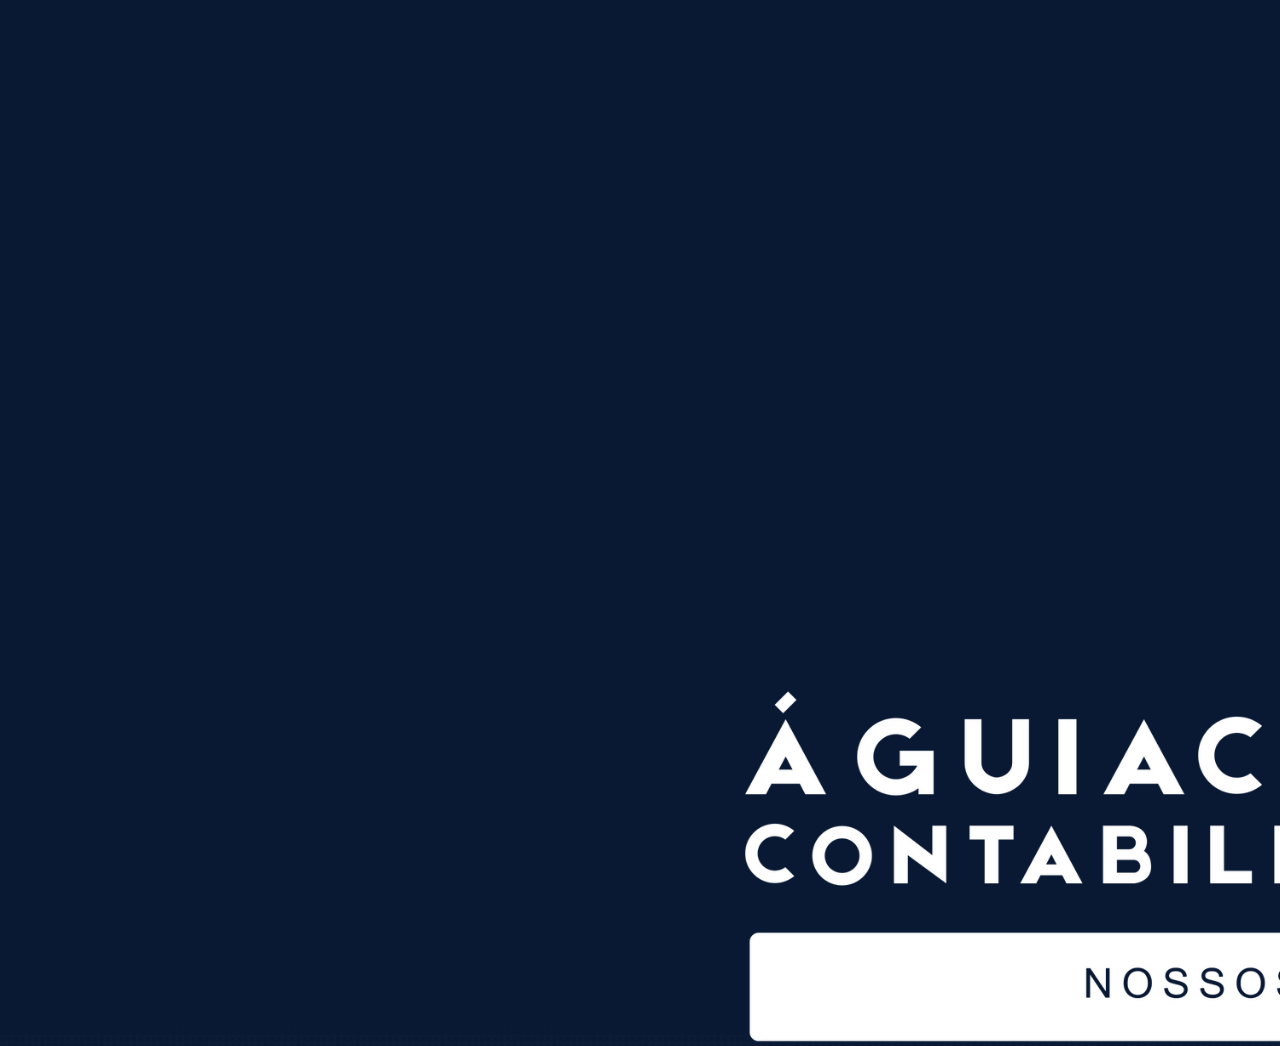
<file: index.html>
<!DOCTYPE html>
<html lang="pt-br">
<head>
    <meta charset="UTF-8">
    <meta name="viewport" content="width=device-width, initial-scale=1.0">
    <meta name="description" content="Um site para funcionários da AGUIACONTAB TATUAPÉ ter mais mobilidade na hora de procurar os itens necessários.">
    <meta name="keywords" content="Controle, Links, Aguiacontab, Lucro Presumido, Simples Nacional">
    <meta name="author" content="Chrystian Gabriel">
    <title>Links Aguiacontab</title>
    <link rel="shortcut icon" href="links/img/logo.png" type="image/x-icon">
    <link rel="stylesheet" href="https://cdnjs.cloudflare.com/ajax/libs/font-awesome/6.0.0-beta3/css/all.min.css">
    <link rel="stylesheet" href="links/style.css">
</head>
<body>
    <div class="decoration decoration-1"></div>
    <div class="decoration decoration-2"></div>
    
    <img src="links/img/logo1.png" alt="Logo" class="logo" id="logo">
    <h1>LINKS AGUIACONTAB TATUAPÉ</h1>

    <nav>
        <a href="https://docs.google.com/spreadsheets/d/19wW4JANvW-ve-tozKRYY7yviYHfE-AhGlIGzpdhkz1I/edit?gid=0#gid=0" target="_blank"><i class="fa fa-clipboard" aria-hidden="true"></i> DADOS EMPRESAS</a>
        <a href="https://hub.sieg.com/" target="_blank"><i class="fas fa-clipboard"></i> SIEG HUB</a>
        <a href="https://iris.sieg.com/" target="_blank"><i class="fas fa-clipboard"></i> SIEG IRIS</a>
        <a href="https://www.dominioweb.com.br/" target="_blank"><i class="fas fa-eye"></i> DOMINIOS</a>
        <a href="https://onvio.com.br/login/#/" target="_blank"><i class="fa fa-comments"></i> MESSENGER</a>
        
        <!-- Menu Controle Fiscal -->
        <div class="nav-dropdown">
            <a href="#" class="nav-dropdown-toggle">
                <i class="fas fa-chart-line"></i>DEP. FISCAL<i class="fas fa-chevron-down dropdown-arrow"></i>
            </a>
            <div class="nav-dropdown-menu">
                <div class="dropdown-section">
                    <h4>Escolha o Tipo:</h4>
                    <button class="dropdown-option" onclick="showYearSelection('lucro-presumido')">
                        <i class="fas fa-calculator"></i> Lucro Presumido/Real
                    </button>
                    <button class="dropdown-option" onclick="showYearSelection('simples-nacional')">
                        <i class="fas fa-building"></i> Simples Nacional
                    </button>
                </div>
            </div>
        </div>

        <!-- Menu Departamento Pessoal -->
        <div class="nav-dropdown">
            <a href="#" class="nav-dropdown-toggle">
                <i class="fas fa-users"></i>DEP. PESSOAL <i class="fas fa-chevron-down dropdown-arrow"></i>
            </a>
            <div class="nav-dropdown-menu">
                <div class="dropdown-section">
                    <h4>Controles DP:</h4>
                    <a href="https://drive.google.com/drive/folders/16dJiLfzd98m7XixRstjNuIFTjHlAC4mQ" target="_blank" class="dropdown-link">
                        <i class="fas fa-folder"></i> Todos os Controles DP
                    </a>
                    <a href="https://drive.google.com/drive/folders/16dJiLfzd98m7XixRstjNuIFTjHlAC4mQ" target="_blank" class="dropdown-link">
                        <i class="fas fa-calendar"></i> Controle 2025
                    </a>
                    <a href="https://drive.google.com/drive/folders/16dJiLfzd98m7XixRstjNuIFTjHlAC4mQ" target="_blank" class="dropdown-link">
                        <i class="fas fa-calendar"></i> Controle 2026
                    </a>
                </div>
            </div>
        </div>

        <!-- Menu Departamento Contábil -->
        <div class="nav-dropdown">
            <a href="#" class="nav-dropdown-toggle">
                <i class="fas fa-book"></i>DEP. CONTÁBIL<i class="fas fa-chevron-down dropdown-arrow"></i>
            </a>
            <div class="nav-dropdown-menu">
                <div class="dropdown-section">
                    <h4>Controles Contábeis:</h4>
                    <a href="https://docs.google.com/spreadsheets/d/19wW4JANvW-ve-tozKRYY7yviYHfE-AhGlIGzpdhkz1I/edit?gid=1051746445#gid=1051746445" target="_blank" class="dropdown-link">
                        <i class="fas fa-file-excel"></i> Controle 2025
                    </a>
                    <a href="https://docs.google.com/spreadsheets/d/19wW4JANvW-ve-tozKRYY7yviYHfE-AhGlIGzpdhkz1I/edit?gid=1051746445#gid=1051746445" target="_blank" class="dropdown-link">
                        <i class="fas fa-file-excel"></i> Controle 2026
                    </a>
                    <a href="https://drive.google.com/drive/folders/1afARryGTwrtxzlE25qCjvkTvZd1HtH1Z" target="_blank" class="dropdown-link">
                        <i class="fas fa-folder"></i> Drive Contábil
                    </a>
                    <a href="https://docs.google.com/spreadsheets/d/1aCNLJoU2HiXHAVwfhmTxPmhVog3d2vee7u31TIBFg6k/edit?usp=sharing" target="_blank" class="dropdown-link">
                        <i class="fas fa-folder"></i> Planilha da Nicoly
                    </a>
                </div>
            </div>
        </div>

        <a href="https://docs.google.com/spreadsheets/d/1ydNLKX0uswjixbrXFk_CjrLtWZp5qg5yKUR1px2lhCw/edit?gid=237378784#gid=237378784" target="_blank"><i class="fa fa-university" aria-hidden="true"></i> EMPRESAS PREF.</a>
        <a href="https://email.uolhost.com.br/" target="_blank"><i class="fas fa-envelope"></i> E-MAIL UOL</a>
    </nav>

    <!-- Modal para seleção de ano e mês -->
    <div id="yearMonthModal" class="modal">
        <div class="modal-content">
            <div class="modal-header">
                <h3 id="modalTitle">Selecionar Período</h3>
                <button class="close-modal" onclick="closeModal()">&times;</button>
            </div>
            <div class="modal-body">
                <div class="year-selection">
                    <h4>Selecione o Ano:</h4>
                    <div class="year-buttons-modal">
                        <button class="year-btn" onclick="showMonthSelection(2025)">2025</button>
                        <button class="year-btn" onclick="showMonthSelection(2026)">2026</button>
                    </div>
                </div>
                <div id="monthSelection" class="month-selection" style="display: none;">
                    <h4>Selecione o Mês:</h4>
                    <div class="month-grid" id="monthGrid"></div>
                </div>
            </div>
        </div>
    </div>

    <!-- Seção de Avisos e Prazos -->
    <div class="avisos-container">
        <div class="avisos-card avisos">
            <div class="avisos-header">
                <i class="fas fa-bullhorn"></i>
                <h2>Avisos Importantes</h2>
            </div>
            <ul class="avisos-list">
                <li class="aviso-item aviso-urgente">
                    <span class="aviso-title">QUALQUER DUVIDA CHAMAR O MARTINS</span>
                    <span class="aviso-date">Publicado em: 28/10/2025</span>
                    <br>
                     <span class="aviso-title">UTILIZEM O CHAT PARA FALAR COM OS COLABORADORES</span>
                    <span class="aviso-date">Publicado em: 23/02/2026</span>
                </li>
            </ul>
        </div>

        <div class="avisos-card prazos">
            <div class="avisos-header">
                <i class="fas fa-clock"></i>
                <h2>Próximos Vencimentos</h2>
            </div>
            <ul class="avisos-list">
                <li class="aviso-item">
                    <span class="aviso-title">****</span>
                    <span class="aviso-date">Vence em: 31/01/2026</span>
                </li>
            </ul>
        </div>
    </div>

    <input type="text" id="search-bar" class="search-bar" placeholder="Pesquise um sistema ou serviço (ex: E-CAC, SEFIP, DCTF)..."
        oninput="filterLinks()">

    <!-- Container único para todos os links de sistemas -->
    <div class="container">
        <div class="category">
            <h2><i class="fas fa-search"></i> Busca de Sistemas e Serviços</h2>
            <div class="search-results" id="searchResults"></div>
        </div>
    </div>

    <footer>
        <h2>Vamos atualizando a página mensalmente com novos links de controles e etc...</h2>
        <h4>Criado para facilitar a navegação dos funcionários...</h4>
    </footer>

    <!-- Botões Flutuantes -->
    <button class="floating-btn theme-toggle" id="theme-toggle">☀️</button>
    <button class="floating-btn aniver" id="aniver">
        <a href="aniversario/aniversario.html" target="_blank">
            <i class="fa fa-birthday-cake" aria-hidden="true"></i>
        </a>
    </button>

    <!-- Balão do DeepSeek -->
    <div class="deepseek-bubble" id="deepseekBubble">
        <div class="deepseek-icon" id="deepseekIcon">
            <i class="fas fa-robot"></i>
        </div>
        <div class="deepseek-tooltip" id="deepseekTooltip">
            <span>Ir para DeepSeek</span>
        </div>
    </div>

    <!-- Balão de Chat com Proteção por Senha -->
    <div class="chat-bubble" id="chatBubble">
        <div class="chat-icon">
            <i class="fas fa-lock"></i>
        </div>
        <div class="chat-window" id="chatWindow">
            <div class="chat-header">
                <h3>Acesso Restrito</h3>
                <button class="close-chat" id="closeChat">&times;</button>
            </div>
            <div class="chat-body">
                <p>Digite a senha para acessar o link:</p>
                <input type="password" id="passwordInput" class="password-input" placeholder="Digite a senha...">
                <button id="submitPassword" class="submit-btn">Acessar</button>
                <p id="errorMessage" class="error-message"></p>
            </div>
        </div>
    </div>

    <!-- Balão de Ferramentas -->
    <div class="tools-bubble" id="toolsBubble">
        <div class="tools-icon" id="toolsIcon">
            <i class="fas fa-tools"></i>
            <span class="tools-count" id="toolsCount">5</span>
        </div>
        <div class="tools-panel" id="toolsPanel">
            <div class="tools-header">
                <h3><i class="fas fa-wrench"></i> Ferramentas Rápidas</h3>
                <button class="close-tools" id="closeTools">&times;</button>
            </div>
            <div class="tools-body">
                <div class="tools-categories">
                    <button class="category-btn active" data-category="todas">
                        <i class="fas fa-th-large"></i> Todas
                    </button>
                    <button class="category-btn" data-category="conversao">
                        <i class="fas fa-exchange-alt"></i> Conversão
                    </button>
                    <button class="category-btn" data-category="calculo">
                        <i class="fas fa-calculator"></i> Cálculo
                    </button>
                </div>
                <div class="tools-grid" id="toolsGrid"></div>
            </div>
            <div class="tools-footer">
                <small>Clique na ferramenta para usar</small>
            </div>
        </div>
    </div>

    <!-- Balão de Recados -->
    <div class="recados-bubble" id="recadosBubble">
        <div class="recados-icon" id="recadosIcon">
            <i class="fas fa-sticky-note"></i>
            <span class="recados-count" id="recadosCount">0</span>
        </div>
        <div class="recados-panel" id="recadosPanel">
            <div class="recados-header">
                <h3><i class="fas fa-sticky-note"></i> Mural de Recados</h3>
                <button class="close-recados" id="closeRecados">&times;</button>
            </div>
            <div class="recados-body">
                <div class="recados-list" id="recadosList"></div>
                <div class="recado-form">
                    <textarea id="novoRecado" class="recado-input" placeholder="Digite seu recado..."></textarea>
                    <div class="recado-form-footer">
                        <label class="recado-anonimo">
                            <input type="checkbox" id="recadoAnonimo"> Postar como anônimo
                        </label>
                        <button id="publicarRecado" class="recado-submit">
                            <i class="fas fa-paper-plane"></i> Publicar
                        </button>
                    </div>
                </div>
            </div>
            <div class="recados-footer">
                <small><i class="fas fa-users"></i> Todos os funcionários podem ver</small>
            </div>
        </div>
    </div>

    <!-- Modal para exibir a ferramenta -->
    <div class="tool-modal" id="toolModal">
        <div class="tool-modal-content">
            <div class="tool-modal-header">
                <h3 id="toolModalTitle">Ferramenta</h3>
                <button class="close-tool-modal" id="closeToolModal">&times;</button>
            </div>
            <div class="tool-modal-body" id="toolModalBody"></div>
        </div>
    </div>

    <script src="links/javascript.js"></script>
</body>
</html>
</file>
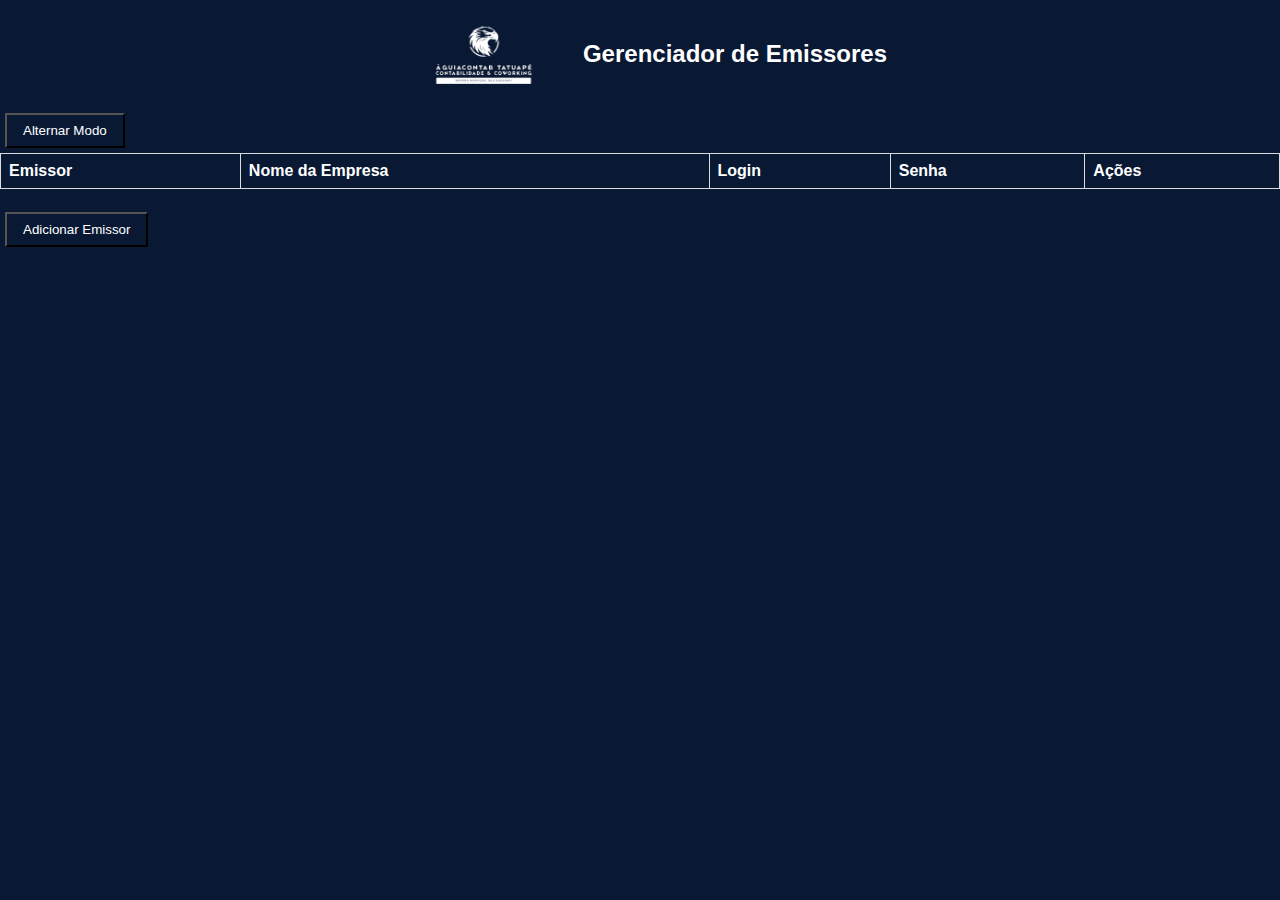
<file: acessos/acessos.html>
<!DOCTYPE html>
<html lang="pt-BR">

<head>
    <meta charset="UTF-8">
    <meta name="viewport" content="width=device-width, initial-scale=1.0">
    <title>Gerenciador de Emissores</title>
    <link rel="stylesheet" href="acessos.css">
</head>

<body>
    <!-- Cabeçalho com logo -->
    <div class="header">
        <img src="img/logo1.png " alt="Logo" class="logo" id="logo">
        <h2>Gerenciador de Emissores</h2>
    </div>

    <button onclick="toggleDarkMode()">Alternar Modo</button>
    <table id="tabelaEmissores">
        <thead>
            <tr>
                <th>Emissor</th>
                <th>Nome da Empresa</th>
                <th>Login</th>
                <th>Senha</th>
                <th>Ações</th>
            </tr>
        </thead>
        <tbody>
            <!-- As linhas serão inseridas dinamicamente aqui -->
        </tbody>
    </table>
    <br>
    <button onclick="adicionarEmissor()">Adicionar Emissor</button>

    <script src="acessos.js"></script>

</body>

</html>
</file>
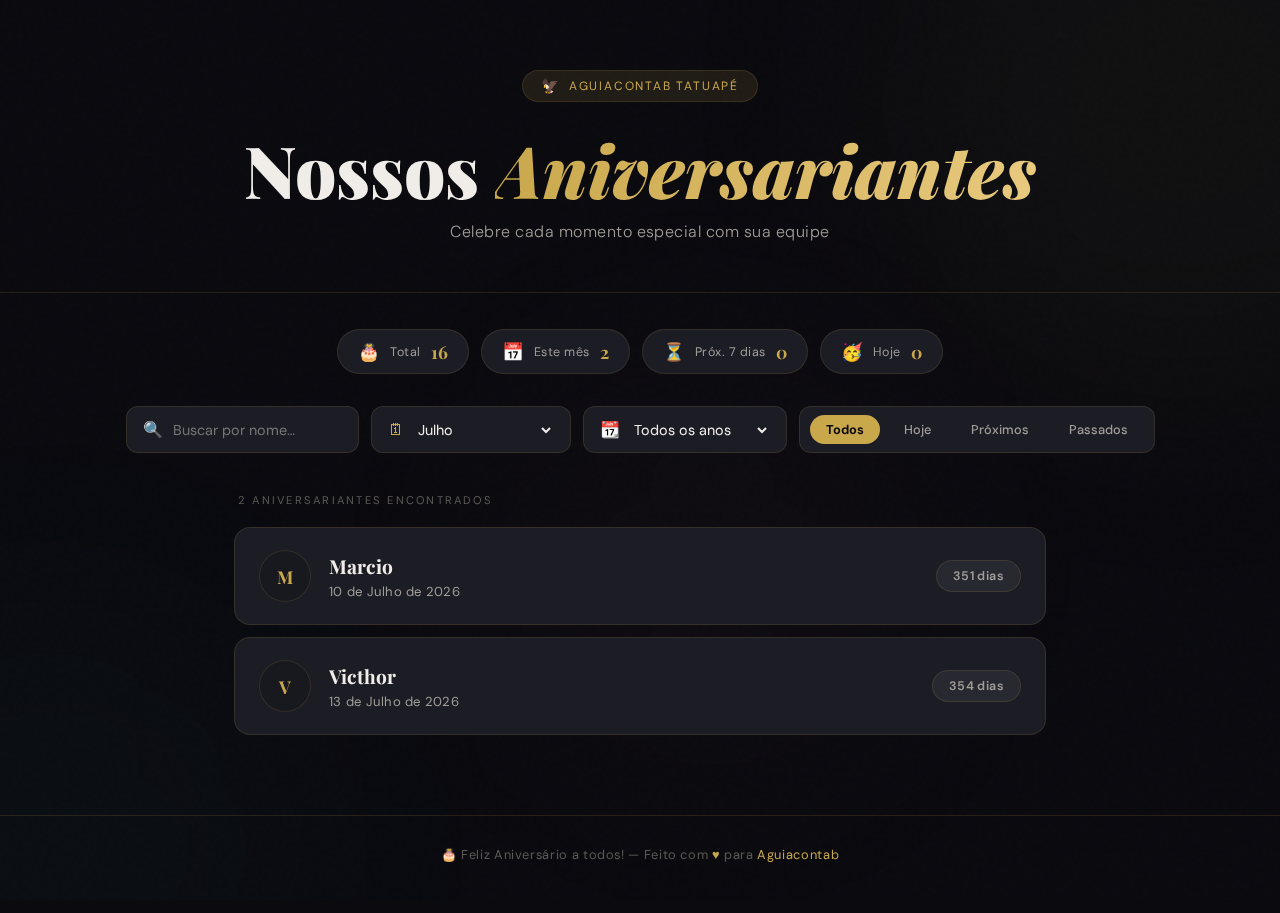
<file: aniversario/aniversario.html>
<!DOCTYPE html>
<html lang="pt-br">
<head>
    <meta charset="UTF-8">
    <meta name="viewport" content="width=device-width, initial-scale=1.0">
    <title>Aniversariantes — Aguiacontab</title>
    <link rel="preconnect" href="https://fonts.googleapis.com">
    <link href="https://fonts.googleapis.com/css2?family=Playfair+Display:wght@400;700;900&family=DM+Sans:wght@300;400;500&display=swap" rel="stylesheet">
    <style>
        :root {
            --bg: #0a0a0f;
            --bg2: #111118;
            --bg3: #18181f;
            --card: #1c1c25;
            --card-hover: #222230;
            --gold: #c9a84c;
            --gold2: #e8c97e;
            --gold-dim: rgba(201,168,76,0.12);
            --rose: #e07070;
            --teal: #4ecdc4;
            --text: #f0ede8;
            --text2: #a09d98;
            --text3: #5c5a56;
            --border: rgba(201,168,76,0.15);
            --glow: 0 0 40px rgba(201,168,76,0.08);
        }

        *, *::before, *::after { margin:0; padding:0; box-sizing:border-box; }

        html { scroll-behavior: smooth; }

        body {
            font-family: 'DM Sans', sans-serif;
            background: var(--bg);
            color: var(--text);
            min-height: 100vh;
            overflow-x: hidden;
        }

        /* ── NOISE TEXTURE OVERLAY ── */
        body::before {
            content:'';
            position:fixed; inset:0;
            background-image: url("data:image/svg+xml,%3Csvg viewBox='0 0 200 200' xmlns='http://www.w3.org/2000/svg'%3E%3Cfilter id='n'%3E%3CfeTurbulence type='fractalNoise' baseFrequency='0.9' numOctaves='4' stitchTiles='stitch'/%3E%3C/filter%3E%3Crect width='100%25' height='100%25' filter='url(%23n)' opacity='0.03'/%3E%3C/svg%3E");
            pointer-events:none; z-index:0;
            opacity:.4;
        }

        /* ── ANIMATED BG GRADIENT ── */
        .bg-orbs {
            position:fixed; inset:0; pointer-events:none; z-index:0;
            overflow:hidden;
        }
        .orb {
            position:absolute;
            border-radius:50%;
            filter: blur(120px);
            animation: orbFloat 20s ease-in-out infinite;
        }
        .orb-1 { width:600px; height:600px; background:rgba(201,168,76,0.04); top:-200px; right:-200px; animation-delay:0s; }
        .orb-2 { width:500px; height:500px; background:rgba(78,205,196,0.03); bottom:-200px; left:-200px; animation-delay:-7s; }
        .orb-3 { width:400px; height:400px; background:rgba(224,112,112,0.03); top:40%; left:40%; animation-delay:-14s; }

        @keyframes orbFloat {
            0%,100% { transform: translate(0,0) scale(1); }
            33% { transform: translate(30px,-30px) scale(1.05); }
            66% { transform: translate(-20px,20px) scale(0.95); }
        }

        /* ── HEADER ── */
        header {
            position: relative;
            z-index: 10;
            padding: 70px 24px 50px;
            text-align: center;
            border-bottom: 1px solid var(--border);
        }

        .logo-tag {
            display: inline-flex;
            align-items: center;
            gap: 8px;
            background: var(--gold-dim);
            border: 1px solid var(--border);
            border-radius: 100px;
            padding: 6px 18px;
            font-size: .75rem;
            letter-spacing: .15em;
            text-transform: uppercase;
            color: var(--gold);
            margin-bottom: 28px;
            animation: fadeDown .6s ease both;
        }

        .logo-tag span { font-size:.9rem; }

        header h1 {
            font-family: 'Playfair Display', serif;
            font-size: clamp(2.4rem, 6vw, 4.5rem);
            font-weight: 900;
            line-height: 1.1;
            animation: fadeDown .6s .1s ease both;
        }

        header h1 em {
            font-style: italic;
            background: linear-gradient(90deg, var(--gold), var(--gold2), var(--gold));
            background-size: 200%;
            -webkit-background-clip: text;
            -webkit-text-fill-color: transparent;
            background-clip: text;
            animation: shimmer 4s ease infinite;
        }

        @keyframes shimmer { 0%,100%{background-position:0%} 50%{background-position:100%} }

        header p {
            color: var(--text2);
            font-size: 1rem;
            margin-top: 12px;
            font-weight: 300;
            letter-spacing: .03em;
            animation: fadeDown .6s .2s ease both;
        }

        /* ── STATS ROW ── */
        .stats-row {
            display: flex;
            justify-content: center;
            gap: 12px;
            flex-wrap: wrap;
            padding: 36px 24px 0;
            position: relative; z-index:10;
            animation: fadeUp .7s .3s ease both;
        }

        .stat-pill {
            display: flex;
            align-items: center;
            gap: 10px;
            background: var(--card);
            border: 1px solid var(--border);
            border-radius: 100px;
            padding: 10px 20px;
            transition: transform .2s, box-shadow .2s;
        }

        .stat-pill:hover { transform:translateY(-2px); box-shadow: 0 8px 24px rgba(0,0,0,.4); }

        .stat-icon { font-size:1.1rem; }
        .stat-label { font-size:.78rem; color:var(--text2); letter-spacing:.04em; }
        .stat-num { font-family:'Playfair Display',serif; font-size:1.1rem; color:var(--gold); font-weight:700; }

        /* ── CONTROLS ── */
        .controls {
            display: flex;
            gap: 12px;
            flex-wrap: wrap;
            justify-content: center;
            padding: 32px 24px 0;
            position:relative; z-index:10;
            animation: fadeUp .7s .4s ease both;
        }

        .ctrl {
            background: var(--card);
            border: 1px solid var(--border);
            border-radius: 12px;
            padding: 12px 16px;
            display:flex; align-items:center; gap:10px;
            transition: border-color .2s;
        }

        .ctrl:focus-within { border-color: var(--gold); }

        .ctrl-icon { color:var(--gold); font-size:1rem; flex-shrink:0; }

        select, input[type=text] {
            background: transparent;
            border: none;
            outline: none;
            color: var(--text);
            font-family: 'DM Sans', sans-serif;
            font-size: .9rem;
            cursor: pointer;
            min-width: 140px;
        }

        select option { background: var(--bg3); color:var(--text); }

        .filter-chips {
            display:flex; gap:8px; align-items:center;
            background: var(--card);
            border: 1px solid var(--border);
            border-radius:12px;
            padding: 6px 10px;
        }

        .chip {
            padding: 6px 16px;
            border-radius:100px;
            font-size:.8rem;
            font-weight:500;
            cursor:pointer;
            color:var(--text2);
            transition: background .2s, color .2s;
            user-select:none;
        }

        .chip:hover { color:var(--text); background:rgba(255,255,255,.05); }
        .chip.active { background:var(--gold); color:#0a0a0f; font-weight:700; }

        /* ── MAIN LIST ── */
        .main {
            max-width: 860px;
            margin: 0 auto;
            padding: 40px 24px 80px;
            position:relative; z-index:10;
        }

        .section-label {
            font-size:.7rem;
            letter-spacing:.2em;
            text-transform:uppercase;
            color:var(--text3);
            margin-bottom:20px;
            padding-left:4px;
        }

        /* ── CARD ── */
        .card-list { list-style:none; display:flex; flex-direction:column; gap:12px; }

        .bday-card {
            background: var(--card);
            border: 1px solid var(--border);
            border-radius:16px;
            padding: 22px 24px;
            display:flex; align-items:center; gap:18px;
            cursor:default;
            position:relative; overflow:hidden;
            transition: transform .25s ease, box-shadow .25s ease, border-color .25s ease, background .25s ease;
            animation: fadeUp .5s ease both;
        }

        .bday-card:hover {
            transform: translateY(-4px) scale(1.005);
            box-shadow: 0 20px 48px rgba(0,0,0,.5), var(--glow);
            border-color: rgba(201,168,76,.35);
            background: var(--card-hover);
        }

        /* card left accent line */
        .bday-card::before {
            content:'';
            position:absolute; left:0; top:0; bottom:0;
            width:3px;
            background: var(--gold);
            opacity:0;
            transition: opacity .25s;
            border-radius:3px 0 0 3px;
        }
        .bday-card:hover::before { opacity:1; }

        /* glow shimmer on hover */
        .bday-card::after {
            content:'';
            position:absolute; inset:0;
            background: linear-gradient(135deg, rgba(201,168,76,.03) 0%, transparent 60%);
            opacity:0; transition: opacity .3s;
        }
        .bday-card:hover::after { opacity:1; }

        /* TODAY variant */
        .bday-card.is-today {
            border-color: var(--gold);
            background: linear-gradient(135deg, rgba(201,168,76,.12), rgba(201,168,76,.04));
            animation: fadeUp .5s ease both, todayPulse 3s ease-in-out infinite;
        }
        .bday-card.is-today::before { opacity:1; background: var(--gold2); }

        @keyframes todayPulse {
            0%,100% { box-shadow: 0 0 0 0 rgba(201,168,76,0); }
            50% { box-shadow: 0 0 30px 4px rgba(201,168,76,.15); }
        }

        /* SOON variant */
        .bday-card.is-soon {
            border-color: rgba(78,205,196,.3);
        }
        .bday-card.is-soon::before { opacity:1; background:var(--teal); }

        /* PAST variant */
        .bday-card.is-past { opacity:.5; }
        .bday-card.is-past::before { background: var(--text3); }

        /* ── AVATAR ── */
        .avatar {
            width:52px; height:52px; border-radius:50%;
            display:flex; align-items:center; justify-content:center;
            font-family:'Playfair Display',serif;
            font-size:1.1rem; font-weight:700;
            flex-shrink:0;
            position:relative;
            background: var(--bg3);
            border: 1.5px solid var(--border);
        }

        .avatar-ring {
            position:absolute; inset:-3px; border-radius:50%;
            border: 1.5px solid transparent;
            transition: border-color .25s;
        }

        .bday-card:hover .avatar-ring { border-color: var(--gold); }
        .bday-card.is-today .avatar-ring { border-color: var(--gold2); animation: spinRing 6s linear infinite; }
        .bday-card.is-soon .avatar-ring { border-color: var(--teal); }

        @keyframes spinRing {
            from { transform: rotate(0deg); }
            to { transform: rotate(360deg); }
        }

        .avatar-initials { color:var(--gold); z-index:1; }

        /* ── INFO ── */
        .bday-info { flex:1; min-width:0; }

        .bday-name {
            font-family:'Playfair Display',serif;
            font-size:1.2rem;
            font-weight:700;
            color:var(--text);
            margin-bottom:4px;
            white-space:nowrap; overflow:hidden; text-overflow:ellipsis;
        }

        .bday-date {
            font-size:.82rem;
            color:var(--text2);
            letter-spacing:.02em;
        }

        .highlight { background:rgba(201,168,76,.25); border-radius:3px; padding:0 2px; color:var(--gold2); }

        /* ── BADGE ── */
        .badge {
            flex-shrink:0;
            padding: 7px 16px;
            border-radius:100px;
            font-size:.78rem;
            font-weight:600;
            letter-spacing:.03em;
            white-space:nowrap;
        }

        .badge-today { background:var(--gold); color:#0a0a0f; }
        .badge-soon { background:rgba(78,205,196,.15); border:1px solid rgba(78,205,196,.4); color:var(--teal); }
        .badge-future { background:rgba(240,237,232,.06); border:1px solid var(--border); color:var(--text2); }
        .badge-past { background:rgba(255,255,255,.04); border:1px solid rgba(255,255,255,.08); color:var(--text3); }

        /* ── MONTH DIVIDER ── */
        .month-divider {
            display:flex; align-items:center; gap:14px;
            margin: 36px 0 16px;
        }
        .month-divider-line { flex:1; height:1px; background:var(--border); }
        .month-divider-label {
            font-family:'Playfair Display',serif;
            font-size:.95rem;
            color:var(--gold);
            font-style:italic;
            white-space:nowrap;
        }

        /* ── EMPTY STATE ── */
        .empty {
            text-align:center;
            padding:60px 20px;
            color:var(--text3);
        }
        .empty-icon { font-size:3rem; margin-bottom:16px; display:block; }
        .empty p { font-size:1rem; }

        /* ── FOOTER ── */
        footer {
            text-align:center;
            padding: 30px 24px 50px;
            color:var(--text3);
            font-size:.8rem;
            letter-spacing:.05em;
            border-top:1px solid var(--border);
            position:relative; z-index:10;
        }
        footer span { color:var(--gold); }

        /* ── PARTICLES (today celebration) ── */
        .particles { position:fixed; inset:0; pointer-events:none; z-index:999; }
        .particle {
            position:absolute;
            width:6px; height:6px; border-radius:50%;
            animation: particleFall linear infinite;
            opacity:0;
        }
        @keyframes particleFall {
            0% { transform:translateY(-20px) rotate(0deg); opacity:1; }
            100% { transform:translateY(100vh) rotate(720deg); opacity:0; }
        }

        /* ── ANIMATIONS ── */
        @keyframes fadeDown {
            from { opacity:0; transform:translateY(-20px); }
            to { opacity:1; transform:translateY(0); }
        }
        @keyframes fadeUp {
            from { opacity:0; transform:translateY(20px); }
            to { opacity:1; transform:translateY(0); }
        }

        /* stagger cards */
        .bday-card:nth-child(1){animation-delay:.05s}
        .bday-card:nth-child(2){animation-delay:.1s}
        .bday-card:nth-child(3){animation-delay:.15s}
        .bday-card:nth-child(4){animation-delay:.2s}
        .bday-card:nth-child(5){animation-delay:.25s}
        .bday-card:nth-child(6){animation-delay:.3s}
        .bday-card:nth-child(7){animation-delay:.35s}
        .bday-card:nth-child(8){animation-delay:.4s}
        .bday-card:nth-child(9){animation-delay:.45s}
        .bday-card:nth-child(10){animation-delay:.5s}
        .bday-card:nth-child(n+11){animation-delay:.55s}

        /* ── RESPONSIVE ── */
        @media(max-width:600px){
            header h1 { font-size:2.2rem; }
            .bday-card { padding:16px; gap:12px; }
            .avatar { width:44px; height:44px; font-size:.95rem; }
            .bday-name { font-size:1rem; }
            .badge { font-size:.72rem; padding:6px 12px; }
            .controls { gap:10px; }
        }
    </style>
</head>
<body>

<div class="bg-orbs">
    <div class="orb orb-1"></div>
    <div class="orb orb-2"></div>
    <div class="orb orb-3"></div>
</div>

<div class="particles" id="particles"></div>

<header>
    <div class="logo-tag"><span>🦅</span> Aguiacontab Tatuapé</div>
    <h1>Nossos <em>Aniversariantes</em></h1>
    <p>Celebre cada momento especial com sua equipe</p>
</header>

<div class="stats-row" id="stats-row">
    <div class="stat-pill"><span class="stat-icon">🎂</span><span class="stat-label">Total</span><span class="stat-num" id="s-total">—</span></div>
    <div class="stat-pill"><span class="stat-icon">📅</span><span class="stat-label">Este mês</span><span class="stat-num" id="s-month">—</span></div>
    <div class="stat-pill"><span class="stat-icon">⏳</span><span class="stat-label">Próx. 7 dias</span><span class="stat-num" id="s-week">—</span></div>
    <div class="stat-pill"><span class="stat-icon">🥳</span><span class="stat-label">Hoje</span><span class="stat-num" id="s-today">—</span></div>
</div>

<div class="controls">
    <div class="ctrl">
        <span class="ctrl-icon">🔍</span>
        <input type="text" id="search" placeholder="Buscar por nome…">
    </div>
    <div class="ctrl">
        <span class="ctrl-icon">🗓</span>
        <select id="sel-month">
            <option value="-1">Todos os meses</option>
            <option value="0">Janeiro</option><option value="1">Fevereiro</option>
            <option value="2">Março</option><option value="3">Abril</option>
            <option value="4">Maio</option><option value="5">Junho</option>
            <option value="6">Julho</option><option value="7">Agosto</option>
            <option value="8">Setembro</option><option value="9">Outubro</option>
            <option value="10">Novembro</option><option value="11">Dezembro</option>
        </select>
    </div>
    <div class="ctrl">
        <span class="ctrl-icon">📆</span>
        <select id="sel-year">
            <option value="todos">Todos os anos</option>
            <option value="2025">2025</option>
            <option value="2026">2026</option>
            <option value="2027">2027</option>
        </select>
    </div>
    <div class="filter-chips">
        <div class="chip active" data-f="todos">Todos</div>
        <div class="chip" data-f="hoje">Hoje</div>
        <div class="chip" data-f="futuro">Próximos</div>
        <div class="chip" data-f="passado">Passados</div>
    </div>
</div>

<main class="main">
    <p class="section-label" id="result-label"></p>
    <ul class="card-list" id="list"></ul>
</main>

<footer>
    🎂 Feliz Aniversário a todos! — Feito com <span>♥</span> para <span>Aguiacontab</span>
</footer>

<script>
const PEOPLE = [
    { nome:"Ananda",        data:"2027-02-15" },
    { nome:"Chrystian",     data:"2026-11-25" },
    { nome:"Edson",         data:"2026-08-04" },
    { nome:"Felipe",        data:"2026-08-01" },
    { nome:"Jéssica",       data:"2026-12-20" },
    { nome:"Jorginho",      data:"2026-08-10" },
    { nome:"Lucas",         data:"2026-11-02" },
    { nome:"Marcelo",       data:"2026-09-04" },
    { nome:"Márcia Barreto",data:"2027-02-14" },
    { nome:"Marcio",        data:"2026-07-10" },
    { nome:"Martins",       data:"2027-02-25" },
    { nome:"Nicoly",        data:"2026-04-30" },
    { nome:"Ryan",          data:"2026-04-24" },
    { nome:"Tânia",         data:"2026-05-27" },
    { nome:"Victhor",       data:"2026-07-13" },
    { nome:"Andrea",        data:"2026-12-15" },
];

const MONTHS_PT = ["Janeiro","Fevereiro","Março","Abril","Maio","Junho","Julho","Agosto","Setembro","Outubro","Novembro","Dezembro"];

const hoje = new Date();
hoje.setHours(0,0,0,0);

function parseDate(str) {
    const [y,m,d] = str.split('-').map(Number);
    return { y, m: m-1, d };
}

function daysUntil(str) {
    const {m,d} = parseDate(str);
    const thisYear = new Date(hoje.getFullYear(), m, d);
    thisYear.setHours(0,0,0,0);
    if (thisYear < hoje) thisYear.setFullYear(hoje.getFullYear()+1);
    return Math.round((thisYear - hoje) / 86400000);
}

function formatDate(str) {
    const {y,m,d} = parseDate(str);
    return `${String(d).padStart(2,'0')} de ${MONTHS_PT[m]} de ${y}`;
}

function initials(name) {
    return name.trim().split(' ').slice(0,2).map(w=>w[0]).join('').toUpperCase();
}

function highlight(text, term) {
    if (!term) return text;
    return text.replace(new RegExp(`(${term.replace(/[.*+?^${}()|[\]\\]/g,'\\$&')})`, 'gi'),
        '<span class="highlight">$1</span>');
}

// Stats
const totalEl   = document.getElementById('s-total');
const monthEl   = document.getElementById('s-month');
const weekEl    = document.getElementById('s-week');
const todayEl   = document.getElementById('s-today');
const list      = document.getElementById('list');
const label     = document.getElementById('result-label');
const search    = document.getElementById('search');
const selMonth  = document.getElementById('sel-month');
const selYear   = document.getElementById('sel-year');
const chips     = document.querySelectorAll('.chip');

let activeFilter = 'todos';

chips.forEach(c => {
    c.addEventListener('click', () => {
        chips.forEach(x => x.classList.remove('active'));
        c.classList.add('active');
        activeFilter = c.dataset.f;
        render();
    });
});

selMonth.addEventListener('change', render);
selYear.addEventListener('change', render);
search.addEventListener('input', render);

// Set current month
selMonth.value = hoje.getMonth();

function render() {
    const term      = search.value.trim().toLowerCase();
    const filterM   = parseInt(selMonth.value);
    const filterY   = selYear.value;

    let countMonth=0, countWeek=0, countToday=0;
    const mesAtual = hoje.getMonth();

    const filtered = PEOPLE.filter(p => {
        const {m, y} = parseDate(p.data);
        const days = daysUntil(p.data);

        if (m === mesAtual) countMonth++;
        if (days >= 0 && days <= 7) countWeek++;
        if (days === 0) countToday++;

        if (term && !p.nome.toLowerCase().includes(term)) return false;
        if (filterM !== -1 && m !== filterM) return false;
        if (filterY !== 'todos' && y !== parseInt(filterY)) return false;
        if (activeFilter === 'hoje'    && days !== 0)  return false;
        if (activeFilter === 'futuro'  && days <= 0)   return false;
        if (activeFilter === 'passado' && days >= 0)   return false;
        return true;
    }).sort((a,b) => daysUntil(a.data) - daysUntil(b.data));

    totalEl.textContent = PEOPLE.length;
    monthEl.textContent = countMonth;
    weekEl.textContent  = countWeek;
    todayEl.textContent = countToday;

    list.innerHTML = '';

    if (!filtered.length) {
        list.innerHTML = `<div class="empty"><span class="empty-icon">🎂</span><p>Nenhum aniversariante encontrado</p></div>`;
        label.textContent = '';
        return;
    }

    label.textContent = `${filtered.length} aniversariante${filtered.length>1?'s':''} encontrado${filtered.length>1?'s':''}`;

    // Group by month dividers when showing all
    let lastMonth = null;

    filtered.forEach(p => {
        const days = daysUntil(p.data);
        const {m} = parseDate(p.data);

        // Month divider (only when showing all or filtering by no specific month)
        if (filterM === -1 && !term && activeFilter === 'todos') {
            if (m !== lastMonth) {
                lastMonth = m;
                const div = document.createElement('li');
                div.innerHTML = `<div class="month-divider">
                    <div class="month-divider-line"></div>
                    <span class="month-divider-label">${MONTHS_PT[m]}</span>
                    <div class="month-divider-line"></div>
                </div>`;
                list.appendChild(div);
            }
        }

        let cardClass = 'bday-card';
        let badgeHTML = '';
        let badgeClass = 'badge-future';
        let badgeText = '';

        if (days === 0) {
            cardClass += ' is-today';
            badgeClass = 'badge-today';
            badgeText = '🎉 Hoje!';
        } else if (days > 0 && days <= 7) {
            cardClass += ' is-soon';
            badgeClass = 'badge-soon';
            badgeText = `Em ${days} dia${days>1?'s':''}`;
        } else if (days > 7) {
            badgeClass = 'badge-future';
            badgeText = `${days} dias`;
        } else {
            cardClass += ' is-past';
            badgeClass = 'badge-past';
            badgeText = `Há ${Math.abs(days)} dias`;
        }

        const li = document.createElement('li');
        li.className = cardClass;
        li.innerHTML = `
            <div class="avatar">
                <div class="avatar-ring"></div>
                <span class="avatar-initials">${initials(p.nome)}</span>
            </div>
            <div class="bday-info">
                <div class="bday-name">${highlight(p.nome, term)}</div>
                <div class="bday-date">${formatDate(p.data)}</div>
            </div>
            <span class="badge ${badgeClass}">${badgeText}</span>
        `;
        list.appendChild(li);
    });
}

// Particles for birthdays today
function spawnParticles() {
    const todayBdays = PEOPLE.filter(p => daysUntil(p.data) === 0);
    if (!todayBdays.length) return;
    const container = document.getElementById('particles');
    const colors = ['#c9a84c','#e8c97e','#4ecdc4','#e07070','#f0ede8'];
    for (let i=0; i<60; i++) {
        const el = document.createElement('div');
        el.className = 'particle';
        el.style.left = Math.random()*100 + 'vw';
        el.style.background = colors[Math.floor(Math.random()*colors.length)];
        el.style.width = el.style.height = (4 + Math.random()*6) + 'px';
        el.style.animationDuration = (4 + Math.random()*6) + 's';
        el.style.animationDelay = (Math.random()*8) + 's';
        el.style.borderRadius = Math.random() > .5 ? '50%' : '2px';
        container.appendChild(el);
    }
}

render();
spawnParticles();
</script>
</body>
</html>
</file>
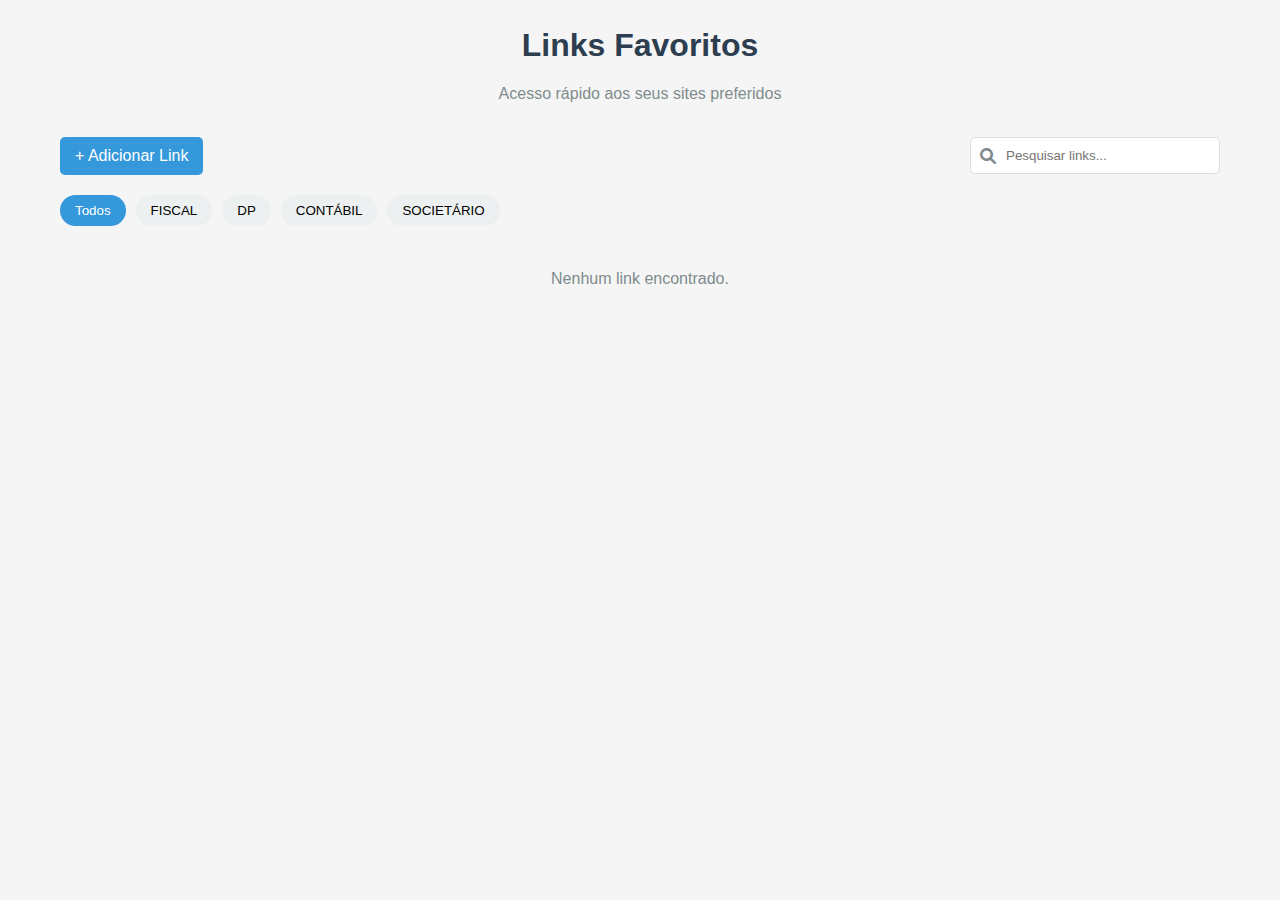
<file: favoritos/favoritos.html>
<!DOCTYPE html>
<html lang="pt-BR">
<head>
    <meta charset="UTF-8">
    <meta name="viewport" content="width=device-width, initial-scale=1.0">
    <title>Meus Links Favoritos</title>
    <link rel="stylesheet" href="https://cdnjs.cloudflare.com/ajax/libs/font-awesome/6.0.0/css/all.min.css">
    <style>
        /* Reset e Estilos Gerais */
        * {
            margin: 0;
            padding: 0;
            box-sizing: border-box;
            font-family: 'Segoe UI', Tahoma, Geneva, Verdana, sans-serif;
        }

        body {
            background-color: #f5f5f5;
            color: #333;
            line-height: 1.6;
        }

        .container {
            max-width: 1200px;
            margin: 0 auto;
            padding: 20px;
        }

        header {
            text-align: center;
            margin-bottom: 30px;
        }

        header h1 {
            color: #2c3e50;
            margin-bottom: 10px;
        }

        header p {
            color: #7f8c8d;
        }

        /* Controles */
        .controls {
            display: flex;
            justify-content: space-between;
            margin-bottom: 20px;
            flex-wrap: wrap;
            gap: 10px;
        }

        .btn {
            background-color: #3498db;
            color: white;
            border: none;
            padding: 10px 15px;
            border-radius: 5px;
            cursor: pointer;
            font-size: 16px;
            transition: background-color 0.3s;
        }

        .btn:hover {
            background-color: #2980b9;
        }

        .search-box {
            position: relative;
            display: flex;
            align-items: center;
        }

        .search-box input {
            padding: 10px 15px 10px 35px;
            border: 1px solid #ddd;
            border-radius: 5px;
            width: 250px;
        }

        .search-box i {
            position: absolute;
            left: 10px;
            color: #7f8c8d;
        }

        /* Categorias */
        .categories {
            display: flex;
            gap: 10px;
            margin-bottom: 20px;
            flex-wrap: wrap;
        }

        .category-btn {
            background-color: #ecf0f1;
            border: none;
            padding: 8px 15px;
            border-radius: 20px;
            cursor: pointer;
            transition: all 0.3s;
        }

        .category-btn:hover, .category-btn.active {
            background-color: #3498db;
            color: white;
        }

        /* Links Container */
        .links-container {
            display: grid;
            grid-template-columns: repeat(auto-fill, minmax(250px, 1fr));
            gap: 20px;
        }

        .link-card {
            background-color: white;
            border-radius: 8px;
            padding: 15px;
            box-shadow: 0 2px 5px rgba(0,0,0,0.1);
            transition: transform 0.3s, box-shadow 0.3s;
            position: relative;
        }

        .link-card:hover {
            transform: translateY(-5px);
            box-shadow: 0 5px 15px rgba(0,0,0,0.1);
        }

        .link-card h3 {
            margin-bottom: 10px;
            color: #2c3e50;
        }

        .link-card a {
            color: #3498db;
            text-decoration: none;
            display: block;
            margin-bottom: 10px;
            word-break: break-all;
        }

        .link-card a:hover {
            text-decoration: underline;
        }

        .link-card .category {
            display: inline-block;
            background-color: #e0f7fa;
            color: #00838f;
            padding: 3px 8px;
            border-radius: 10px;
            font-size: 12px;
            margin-top: 5px;
        }

        .link-actions {
            position: absolute;
            top: 10px;
            right: 10px;
            display: flex;
            gap: 5px;
        }

        .link-actions button {
            background: none;
            border: none;
            cursor: pointer;
            color: #7f8c8d;
            font-size: 14px;
        }

        .link-actions button:hover {
            color: #e74c3c;
        }

        /* Modal */
        .modal {
            display: none;
            position: fixed;
            top: 0;
            left: 0;
            width: 100%;
            height: 100%;
            background-color: rgba(0,0,0,0.5);
            z-index: 100;
            justify-content: center;
            align-items: center;
        }

        .modal-content {
            background-color: white;
            padding: 20px;
            border-radius: 8px;
            width: 90%;
            max-width: 500px;
            position: relative;
            display: flex;
            flex-direction: column;
        }

        .close-btn {
            position: absolute;
            top: 10px;
            right: 15px;
            font-size: 24px;
            cursor: pointer;
            color: #7f8c8d;
        }

        .close-btn:hover {
            color: #333;
        }

        .form-group {
            margin-bottom: 15px;
        }

        .form-group label {
            display: block;
            margin-bottom: 5px;
            font-weight: bold;
        }

        .form-group input, .form-group select {
            width: 100%;
            padding: 10px;
            border: 1px solid #ddd;
            border-radius: 5px;
        }

        .no-links {
            text-align: center;
            grid-column: 1 / -1;
            color: #7f8c8d;
            padding: 20px;
        }

        /* Responsividade */
        @media (max-width: 768px) {
            .controls {
                flex-direction: column;
            }
            
            .search-box, .search-box input {
                width: 100%;
            }
            
            .categories {
                overflow-x: auto;
                padding-bottom: 10px;
                flex-wrap: nowrap;
                -webkit-overflow-scrolling: touch;
            }
            
            .category-btn {
                flex-shrink: 0;
            }
        }

        @media (max-width: 480px) {
            .modal-content {
                width: 95%;
                padding: 15px;
            }
            
            .form-group input, .form-group select {
                padding: 8px;
            }
        }
    </style>
</head>
<body>
    <div class="container">
        <header>
            <h1>Links Favoritos</h1>
            <p>Acesso rápido aos seus sites preferidos</p>
        </header>

        <div class="controls">
            <button id="addLinkBtn" class="btn" aria-label="Adicionar novo link">+ Adicionar Link</button>
            <div class="search-box">
                <input type="text" id="searchInput" placeholder="Pesquisar links...">
                <i class="fas fa-search"></i>
            </div>
        </div>

        <div class="categories">
            <button class="category-btn active" data-category="all">Todos</button>
            <button class="category-btn" data-category="FISCAL">FISCAL</button>
            <button class="category-btn" data-category="DP">DP</button>
            <button class="category-btn" data-category="CONTÁBIL">CONTÁBIL</button>
            <button class="category-btn" data-category="SOCIETÁRIO">SOCIETÁRIO</button>
        </div>

        <div class="links-container" id="linksContainer">
            <!-- Links serão inseridos aqui via JavaScript -->
        </div>

        <!-- Modal para adicionar/editar links -->
        <div class="modal" id="linkModal" role="dialog" aria-labelledby="modalTitle" aria-hidden="true">
            <div class="modal-content">
                <span class="close-btn">&times;</span>
                <h2 id="modalTitle">Adicionar Novo Link</h2>
                <form id="linkForm">
                    <input type="hidden" id="linkId">
                    <div class="form-group">
                        <label for="linkName">Nome:</label>
                        <input type="text" id="linkName" required>
                    </div>
                    <div class="form-group">
                        <label for="linkUrl">URL:</label>
                        <input type="url" id="linkUrl" required>
                    </div>
                    <div class="form-group">
                        <label for="linkCategory">Categoria:</label>
                        <select id="linkCategory" required>
                            <option value="FISCAL">FISCAL</option>
                            <option value="DP">DP</option>
                            <option value="CONTÁBIL">CONTÁBIL</option>
                            <option value="SOCIETÁRIO">SOCIETÁRIO</option>
                        </select>
                    </div>
                    <button type="submit" class="btn">Salvar</button>
                </form>
            </div>
        </div>
    </div>

    <script>
        document.addEventListener('DOMContentLoaded', function() {
            // Elementos do DOM
            const linksContainer = document.getElementById('linksContainer');
            const addLinkBtn = document.getElementById('addLinkBtn');
            const linkModal = document.getElementById('linkModal');
            const closeBtn = document.querySelector('.close-btn');
            const linkForm = document.getElementById('linkForm');
            const searchInput = document.getElementById('searchInput');
            const categoryBtns = document.querySelectorAll('.category-btn');
            
            // Variáveis de estado
            let links = [];
            try {
                const storedLinks = localStorage.getItem('employeeLinks');
                links = storedLinks ? JSON.parse(storedLinks) : [];
            } catch (e) {
                console.error('Erro ao carregar links:', e);
                links = [];
            }
            
            let currentCategory = 'all';
            let currentSearch = '';
            let editingLinkId = null;
            
            // Inicializar a aplicação
            function init() {
                renderLinks();
                setupEventListeners();
            }
            
            // Configurar event listeners
            function setupEventListeners() {
                // Botão adicionar link
                addLinkBtn.addEventListener('click', () => {
                    editingLinkId = null;
                    document.getElementById('modalTitle').textContent = 'Adicionar Novo Link';
                    document.getElementById('linkForm').reset();
                    linkModal.style.display = 'flex';
                    document.getElementById('linkName').focus();
                });
                
                // Fechar modal
                closeBtn.addEventListener('click', () => {
                    linkModal.style.display = 'none';
                    document.getElementById('linkForm').reset();
                });
                
                // Fechar modal ao clicar fora
                window.addEventListener('click', (e) => {
                    if (e.target === linkModal) {
                        linkModal.style.display = 'none';
                        document.getElementById('linkForm').reset();
                    }
                });
                
                // Formulário de link
                linkForm.addEventListener('submit', function(e) {
                    e.preventDefault();
                    handleLinkSubmit();
                });
                
                // Pesquisa
                searchInput.addEventListener('input', (e) => {
                    currentSearch = e.target.value.toLowerCase();
                    renderLinks();
                });
                
                // Categorias
                categoryBtns.forEach(btn => {
                    btn.addEventListener('click', () => {
                        categoryBtns.forEach(b => b.classList.remove('active'));
                        btn.classList.add('active');
                        currentCategory = btn.dataset.category;
                        renderLinks();
                    });
                });
            }
            
            // Manipular envio do formulário
            function handleLinkSubmit() {
                const linkName = document.getElementById('linkName').value.trim();
                const linkUrl = document.getElementById('linkUrl').value.trim();
                const linkCategory = document.getElementById('linkCategory').value;
                
                // Validar campos
                if (!linkName || !linkUrl || !linkCategory) {
                    alert('Por favor, preencha todos os campos');
                    return;
                }
                
                // Verificar se a URL começa com http/https
                let finalUrl = linkUrl;
                if (!linkUrl.startsWith('http://') && !linkUrl.startsWith('https://')) {
                    finalUrl = 'https://' + linkUrl;
                }
                
                // Validar URL
                try {
                    new URL(finalUrl);
                } catch (e) {
                    alert('Por favor, insira uma URL válida');
                    return;
                }
                
                if (editingLinkId !== null) {
                    // Editar link existente
                    links = links.map(link => {
                        if (link.id === editingLinkId) {
                            return {
                                ...link,
                                name: linkName,
                                url: finalUrl,
                                category: linkCategory
                            };
                        }
                        return link;
                    });
                } else {
                    // Adicionar novo link
                    const newLink = {
                        id: Date.now().toString(),
                        name: linkName,
                        url: finalUrl,
                        category: linkCategory,
                        createdAt: new Date().toISOString()
                    };
                    links.push(newLink);
                }
                
                // Salvar e atualizar
                saveLinks();
                renderLinks();
                linkModal.style.display = 'none';
                document.getElementById('linkForm').reset();
            }
            
            // Salvar links no localStorage
            function saveLinks() {
                localStorage.setItem('employeeLinks', JSON.stringify(links));
            }
            
            // Sanitizar entradas para prevenir XSS
            function sanitizeInput(input) {
                const div = document.createElement('div');
                div.textContent = input;
                return div.innerHTML;
            }
            
            // Renderizar links na tela
            function renderLinks() {
                // Filtrar links por categoria e pesquisa
                let filteredLinks = links.filter(link => {
                    const matchesCategory = currentCategory === 'all' || link.category === currentCategory;
                    const matchesSearch = link.name.toLowerCase().includes(currentSearch) || 
                                        link.url.toLowerCase().includes(currentSearch);
                    return matchesCategory && matchesSearch;
                });
                
                // Ordenar por nome
                filteredLinks.sort((a, b) => a.name.localeCompare(b.name));
                
                // Limpar container
                linksContainer.innerHTML = '';
                
                // Adicionar links filtrados
                if (filteredLinks.length === 0) {
                    linksContainer.innerHTML = '<p class="no-links">Nenhum link encontrado.</p>';
                    return;
                }
                
                // Mapear categorias para nomes mais amigáveis
                const categoryNames = {
                    'FISCAL': 'FISCAL',
                    'DP': 'DP',
                    'CONTÁBIL': 'CONTÁBIL',
                    'SOCIETÁRIO': 'SOCIETÁRIO'
                };
                
                filteredLinks.forEach(link => {
                    const linkCard = document.createElement('div');
                    linkCard.className = 'link-card';
                    
                    linkCard.innerHTML = `
                        <div class="link-actions">
                            <button class="edit-btn" data-id="${sanitizeInput(link.id)}" aria-label="Editar link">
                                <i class="fas fa-edit"></i>
                            </button>
                            <button class="delete-btn" data-id="${sanitizeInput(link.id)}" aria-label="Excluir link">
                                <i class="fas fa-trash"></i>
                            </button>
                        </div>
                        <h3>${sanitizeInput(link.name)}</h3>
                        <a href="${sanitizeInput(link.url)}" target="_blank" rel="noopener noreferrer">
                            ${sanitizeInput(link.url)}
                        </a>
                        <span class="category">${sanitizeInput(categoryNames[link.category] || link.category)}</span>
                    `;
                    
                    linksContainer.appendChild(linkCard);
                });
                
                // Adicionar event listeners para os botões de editar/excluir
                document.querySelectorAll('.edit-btn').forEach(btn => {
                    btn.addEventListener('click', (e) => {
                        const id = e.currentTarget.dataset.id;
                        editLink(id);
                    });
                });
                
                document.querySelectorAll('.delete-btn').forEach(btn => {
                    btn.addEventListener('click', (e) => {
                        const id = e.currentTarget.dataset.id;
                        deleteLink(id);
                    });
                });
            }
            
            // Editar link
            function editLink(id) {
                const linkToEdit = links.find(link => link.id === id);
                if (!linkToEdit) return;
                
                editingLinkId = id;
                document.getElementById('modalTitle').textContent = 'Editar Link';
                document.getElementById('linkId').value = id;
                document.getElementById('linkName').value = linkToEdit.name;
                document.getElementById('linkUrl').value = linkToEdit.url;
                document.getElementById('linkCategory').value = linkToEdit.category;
                
                linkModal.style.display = 'flex';
                document.getElementById('linkName').focus();
            }
            
            // Excluir link
            function deleteLink(id) {
                if (confirm('Tem certeza que deseja excluir este link?')) {
                    links = links.filter(link => link.id !== id);
                    saveLinks();
                    renderLinks();
                }
            }
            
            // Inicializar a aplicação
            init();
        });
    </script>
</body>
</html>
</file>
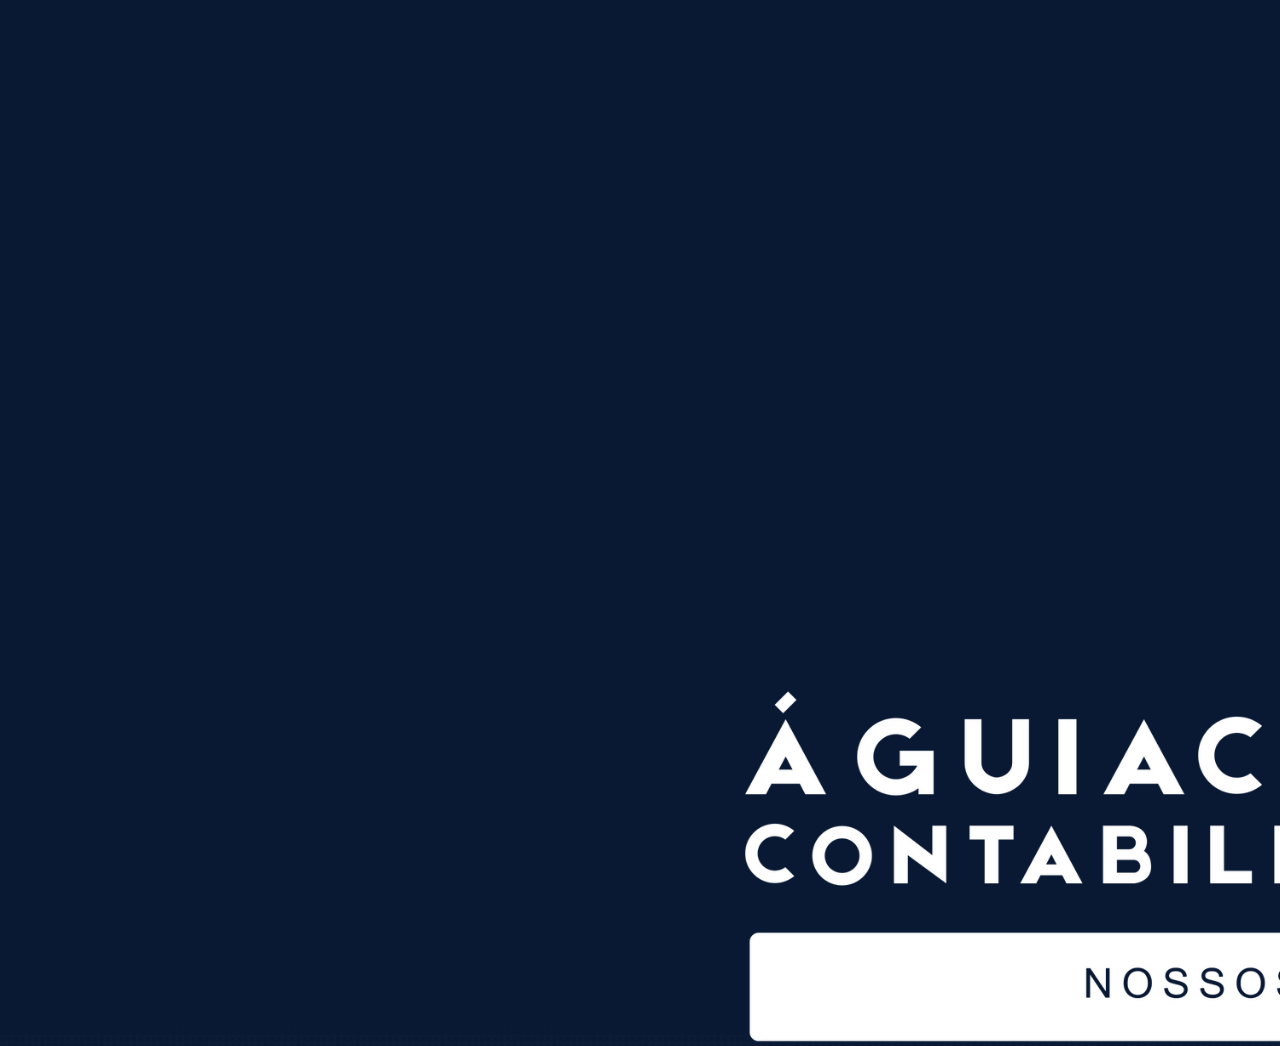
<file: links/links.html>
<!DOCTYPE html>
<html lang="pt-br">

<head>
    <meta charset="UTF-8">
    <meta name="viewport" content="width=device-width, initial-scale=1.0">
    <meta name="description"
        content="Um site para funcionários da AGUIACONTAB TATUAPÉ ter mais mobilidade na hora de procurar os itens necessários.">
    <meta name="keywords" content="Controle, Links, Aguiacontab, Lucro Presumido, Simples Nacional">
    <meta name="author" content="Chrystian Gabriel">
    <meta name="author" content="Seu Nome">
    <title>Links Aguiacontab</title>
    <link rel="shortcut icon" href="logo.png" type="image/x-icon">
    <link rel="stylesheet" href="https://cdnjs.cloudflare.com/ajax/libs/font-awesome/6.0.0-beta3/css/all.min.css">
    <link rel="stylesheet" href="style.css">
    <link rel="shortcut icon" href="img/logo.png" type="image/x-icon">

</head>

<body>
    <img src="img/logo1.png" alt="Logo" class="logo" id="logo">
    <h1>LINKS AGUIACONTAB TATUAPÉ</h1>

    <nav>
        <a href="https://docs.google.com/spreadsheets/d/19wW4JANvW-ve-tozKRYY7yviYHfE-AhGlIGzpdhkz1I/edit?gid=0#gid=0"
            target="_blank"><i class="fa fa-clipboard" aria-hidden="true"></i> DADOS EMPRESAS</a>
        <a href="https://app.casadowhats.com.br/tickets" target="_blank"><i
                class="fas fa-comments"></i> BSCHAT</a>
        <a href="https://www.taskdo.com.br/app/index.xhtml" target="_blank"><i class="fas fa-tasks"></i> TASKDO</a>
        <a href="https://hub.sieg.com/" target="_blank"><i class="fas fa-clipboard"></i> SIEG HUB</a>
        <a href="https://www.dominioweb.com.br/" target="_blank"><i class="fas fa-eye"></i>DOMINIOS</a>
        <a href="https://drive.google.com/drive/folders/1afARryGTwrtxzlE25qCjvkTvZd1HtH1Z" target="_blank"><i
                class="fas fa-cloud"></i> DRIVE CONTABIL</a>
        <a href="https://docs.google.com/spreadsheets/d/1ydNLKX0uswjixbrXFk_CjrLtWZp5qg5yKUR1px2lhCw/edit?gid=1078786846#gid=1078786846"
            target="_blank"><i class="fa fa-university" aria-hidden="true"></i>
            EMPRESAS PREFEITURAS</a>
        <a href="https://drive.google.com/drive/folders/12j2DjMvintoExbiKb_PnsUO0_La7l3R4" target="_blank"><i
                class="fa fa-clipboard" aria-hidden="true"></i>
            DECLARAÇÕES 2025</a>
        <a href="https://chrysx6.github.io/AGUIACONTAB/formulario.html" target="_blank"><i
                class="fas fa-question-circle"></i> PRECISO DE AJUDA</a>
    </nav>

    <input type="text" id="search-bar" class="search-bar" placeholder="Pesquise um mês ou ano..."
        oninput="filterLinks()">

    <div class="container">
        <div class="category">
            <h2><i class="fas fa-folder"></i> Controle Lucro Presumido e Lucro Real</h2>
            <button class="year-button" aria-expanded="false"
                onclick="toggleMonths('months-2024-presumido-real')">2024</button>
            <button class="year-button" aria-expanded="false"
                onclick="toggleMonths('months-2025-presumido-real')">2025</button>

            <div id="months-2024-presumido-real" class="months">
                <a href="https://drive.google.com/drive/folders/1BIV1OYCNnqLA6AFtt74tri3cb9D7RnhB" target="_blank"
                    class="month-link">TODOS OS MESES DE 2024</a>
            </div>

            <div id="months-2025-presumido-real" class="months">
                <a href="https://drive.google.com/drive/folders/1ykiBqOId1eyw9Vxuv5M6wDdrB0fut5s1?usp=drive_link"
                    class="month-link" target="_blank">Janeiro/2025</a>
                <a href="https://drive.google.com/drive/folders/1cuP5LINjfQVmdBuMEEFdjUhIASgAKqIN" class="month-link" target="_blank">Fevereiro/2025</a>
                <a href="https://drive.google.com/drive/folders/1elN9-Br-O9eCd19Sz7lNg3Bq5Fd0O4W7" class="month-link" target="_blank">Março/2025</a>
                <a href="https://drive.google.com/drive/folders/1PtCIeLrCc0_aNJXaFzZRlGcRRCziJVgu" class="month-link" target="_blank">Abril/2025</a>
                <a href="https://drive.google.com/drive/folders/1wXU3nZwDe54mR9URFTGAH3xLNma9oiuS" class="month-link" target="_blank">Maio/2025</a>
                <a href="https://drive.google.com/drive/folders/1aNgApurd8T540p2oHq5TqyWdJurfg0Pr" class="month-link" target="_blank">Junho/2025</a>
                <a href="https://drive.google.com/drive/folders/1w_INrhgTi4ahVHz7Xa_V06wxZeKUnMPW" class="month-link" target="_blank">Julho/2025</a>
                <a href="https://drive.google.com/drive/folders/1bkp9_K5fWyYOSz9UZWRqToTqp_-vdI9G" class="month-link" target="_blank">Agosto/2025</a>
                <a href="https://drive.google.com/drive/folders/1c6Kfp-GmrInteN1YIyZ3meMcdxxcgR3s" class="month-link" target="_blank">Setembro/2025</a>
                <a href="https://drive.google.com/drive/folders/19IsvE2x1KFfjDEBU1KWm-yihk0UYiiwy" class="month-link" target="_blank">Outubro/2025</a>
                <a href="https://drive.google.com/drive/folders/1TXXPTtN9ob2QHYf3z8W7HFTr0qZeCykD" class="month-link" target="_blank">Novembro/2025</a>
                <a href="https://drive.google.com/drive/folders/15Wkar3DSMYVPXBJ4G_KpGwrLzHn5ciit" class="month-link" target="_blank">Dezembro/2025</a>
            </div>
        </div>

        <div class="category">
            <h2><i class="fas fa-folder"></i> Controle Simples Nacional e MEI</h2>
            <button class="year-button" aria-expanded="false"
                onclick="toggleMonths('months-2024-simples-mei')">2024</button>
            <button class="year-button" aria-expanded="false"
                onclick="toggleMonths('months-2025-simples-mei')">2025</button>

            <div id="months-2024-simples-mei" class="months">
                <a href="https://drive.google.com/drive/folders/1MxzHoAX6MYGpnzUt1Qu4j0cCaGxSgrfu?hl=pt-br"
                    target="_blank" class="month-link">TODOS OS MESES DE 2024</a>
            </div>

            <div id="months-2025-simples-mei" class="months">
                <a href="https://drive.google.com/drive/folders/1PLUeH7eXGwuaXl7gry_H6fNlGfFXAfBl?usp=drive_link"
                    class="month-link" target="_blank">Janeiro/2025</a>
                <a href="https://drive.google.com/drive/folders/1vC2ohs-RIT6GMcwD0eGvTTYh86SeQPoC" class="month-link" target="_blank">Fevereiro/2025</a>
                <a href="https://drive.google.com/drive/folders/1_zRsOXMKML23Oqf4SAjHLwzSNuxo86Xe" class="month-link" target="_blank">Março/2025</a>
                <a href="https://drive.google.com/drive/folders/1txRhXA9LpWPREbcVM1HYBGbJWuApkVyH" class="month-link" target="_blank">Abril/2025</a>
                <a href="https://drive.google.com/drive/folders/1HmX65TNajLCiA9KZsLClq0sr3UTZ3bzW" class="month-link" target="_blank">Maio/2025</a>
                <a href="https://drive.google.com/drive/folders/1vTQuNDkspN7Uhdp0Q_4d29wHvn2okfj9" class="month-link" target="_blank">Junho/2025</a>
                <a href="https://drive.google.com/drive/folders/1yfB8RdAbDg6GC01v0DexwRamAfoTzq6Q" class="month-link" target="_blank">Julho/2025</a>
                <a href="https://drive.google.com/drive/folders/1gNx_IAkvimMUFrHjogMoXho0ZvcVM5TT" class="month-link" target="_blank">Agosto/2025</a>
                <a href="https://drive.google.com/drive/folders/1kQtzbhm5wgxC-QvDHYclmawN_nFCaGml" class="month-link" target="_blank">Setembro/2025</a>
                <a href="https://drive.google.com/drive/folders/14Ync6AtztJ8ZVyA6H3poGYZx-eFURKXV" class="month-link" target="_blank">Outubro/2025</a>
                <a href="https://drive.google.com/drive/folders/1w9l-3mEDS4fs4nQ6_3RfMl6nviKfVYWQ" class="month-link" target="_blank">Novembro/2025</a>
                <a href="https://drive.google.com/drive/folders/1SBOazBR5XnKfqfpziXwzkMZs-HqC4JN2" class="month-link" target="_blank">Dezembro/2025</a>
            </div>
        </div>
    </div>
    <div class="container">
        <div class="category">
            <h2><i class="fas fa-folder"></i> Controle Departamento Pessoal</h2>
            <button class="year-button" aria-expanded="false"
                onclick="toggleMonths('months-2024-pessoal')">2024</button>
            <button class="year-button" aria-expanded="false"
                onclick="toggleMonths('months-2025-pessoal')">2025</button>

            <div id="months-2024-pessoal" class="months">
                <a href="#" target="_blank" class="month-link">TODOS OS MESES DE 2024</a>
            </div>

            <div id="months-2025-pessoal" class="months">
                <a href="https://drive.google.com/drive/folders/16dJiLfzd98m7XixRstjNuIFTjHlAC4mQ" target="_blank"
                    class="month-link">Janeiro/2025</a>
                <a href="https://drive.google.com/drive/folders/16dJiLfzd98m7XixRstjNuIFTjHlAC4mQ" target="_blank" class="month-link">Fevereiro/2025</a>
                <a href="https://drive.google.com/drive/folders/16dJiLfzd98m7XixRstjNuIFTjHlAC4mQ" target="_blank"
                    class="month-link">Março/2025</a>
                <a href="https://drive.google.com/drive/folders/16dJiLfzd98m7XixRstjNuIFTjHlAC4mQ" target="_blank"
                    class="month-link">Abril/2025</a>
                <a href="https://drive.google.com/drive/folders/16dJiLfzd98m7XixRstjNuIFTjHlAC4mQ" target="_blank"
                    class="month-link">Maio/2025</a>
                <a href="https://drive.google.com/drive/folders/16dJiLfzd98m7XixRstjNuIFTjHlAC4mQ" target="_blank"
                    class="month-link">Junho/2025</a>
                <a href="https://drive.google.com/drive/folders/16dJiLfzd98m7XixRstjNuIFTjHlAC4mQ" target="_blank"
                    class="month-link">Julho/2025</a>
                <a href="https://drive.google.com/drive/folders/16dJiLfzd98m7XixRstjNuIFTjHlAC4mQ" target="_blank"
                    class="month-link">Agosto/2025</a>
                <a href="https://drive.google.com/drive/folders/16dJiLfzd98m7XixRstjNuIFTjHlAC4mQ" target="_blank"
                    class="month-link">Setembro/2025</a>
                <a href="https://drive.google.com/drive/folders/16dJiLfzd98m7XixRstjNuIFTjHlAC4mQ" target="_blank"
                    class="month-link">Outubro/2025</a>
                <a href="https://drive.google.com/drive/folders/16dJiLfzd98m7XixRstjNuIFTjHlAC4mQ" target="_blank"
                    class="month-link">Novembro/2025</a>
                <a href="https://drive.google.com/drive/folders/16dJiLfzd98m7XixRstjNuIFTjHlAC4mQ" target="_blank"
                    class="month-link">Dezembro/2025</a>
            </div>
        </div>

        <div class="category">
            <h2><i class="fas fa-folder"></i> Controle Departamento Contábil</h2>
            <button class="year-button" aria-expanded="false"
                onclick="toggleMonths('months-2024-contabil')">2024</button>
            <button class="year-button" aria-expanded="false"
                onclick="toggleMonths('months-2025-contabil')">2025</button>

            <div id="months-2024-contabil" class="months">
                <a href="https://drive.google.com/drive/folders/1Exemplo2024Contabil" target="_blank"
                    class="month-link">TODOS OS MESES DE 2024</a>
            </div>

            <div id="months-2025-contabil" class="months">
                <a href="https://drive.google.com/drive/folders/1Exemplo2024Contabil" target="_blank" class="month-link">Janeiro/2025</a>
                <a href="https://drive.google.com/drive/folders/1Exemplo2024Contabil" target="_blank" class="month-link">Fevereiro/2025</a>
                <a href="https://drive.google.com/drive/folders/1Exemplo2024Contabil" target="_blank" class="month-link">Março/2025</a>
                <a href="https://drive.google.com/drive/folders/1Exemplo2024Contabil" target="_blank" class="month-link">Abril/2025</a>
                <a href="https://drive.google.com/drive/folders/1Exemplo2024Contabil" target="_blank" class="month-link">Maio/2025</a>
                <a href="https://drive.google.com/drive/folders/1Exemplo2024Contabil" target="_blank" class="month-link">Junho/2025</a>
                <a href="https://drive.google.com/drive/folders/1Exemplo2024Contabil" target="_blank" class="month-link">Julho/2025</a>
                <a href="https://drive.google.com/drive/folders/1Exemplo2024Contabil" target="_blank" class="month-link">Agosto/2025</a>
                <a href="https://drive.google.com/drive/folders/1Exemplo2024Contabil" target="_blank" class="month-link">Setembro/2025</a>
                <a href="https://drive.google.com/drive/folders/1Exemplo2024Contabil" target="_blank" class="month-link">Outubro/2025</a>
                <a href="https://drive.google.com/drive/folders/1Exemplo2024Contabil" target="_blank" class="month-link">Novembro/2025</a>
                <a href="https://drive.google.com/drive/folders/1Exemplo2024Contabil" target="_blank" class="month-link">Dezembro/2025</a>
            </div>
        </div>
    </div>

    <footer>
        <h2>Vamos atualizando a página mensalmente com novos links de controles e etc...</h2>
        <h4>Criado para facilitar a navegação dos funcionários...</h4>
    </footer>

    <button class="theme-toggle" id="theme-toggle">☀️</button>
    <button class="links" id="links"><a href="../favoritos/favoritos.html" target="_blank"><i class="fa fa-link"
                aria-hidden="true"></i>
        </a></button>
    <button class="aniver" id="aniver"><a href="../aniversario/aniversario.html" target="_blank"><i
                class="fa fa-birthday-cake" aria-hidden="true"></i>
        </a></button>

    <script src="javascript.js"></script>
</body>

</html>
</file>
<file: acessos/acessos.css>
body {
    font-family: Arial, sans-serif;
    margin: 0;
    padding: 0;
    transition: background-color 0.3s, color 0.3s;
    background-color: #091934;
}

.header {
    display: flex;
    align-items: center;
    justify-content: center;
    padding: 20px;
    background-color: #091934;
    color: white;
}

.logo {
    max-width: 180px;
    height: auto;
    margin-right: 10px;
}

table {
    width: 100%;
    border-collapse: collapse;
}

table,
th,
td {
    border: 1px solid #ddd;
}

th,
td {
    padding: 8px;
    text-align: left;
    background-color: #091934;
    color: white;
}

th,
td a {
    color: white;
}

th {
    background-color: #091934;
    color: white;
}

button {
    margin: 5px;
    padding: 8px 16px;
    cursor: pointer;
    background-color: #091934;
    color: white;
}

.dark-mode {
    background-color: #121212;
    color: #fff;
}

.dark-mode table,
.dark-mode th,
.dark-mode td {
    border-color: #444;
}

.dark-mode th {
    background-color: #333;
}

.dark-mode div.header {
    background-color: #121212;
}

.dark-mode th,
td {
    background-color: 121212;
}
</file>
<file: links/style.css>
/* ==============================
       VARIÁVEIS E RESET
       ============================== */
    :root {
        --navy:        #0d1b2a;
        --navy-mid:    #1a2f45;
        --navy-light:  #253d56;
        --teal:        #1a8c7a;
        --teal-light:  #22b59e;
        --gold:        #c9a84c;
        --gold-light:  #e2c068;
        --bg:          #f0f4f8;
        --bg-card:     #ffffff;
        --bg-hover:    #f7fafc;
        --text:        #1a2535;
        --text-muted:  #64748b;
        --border:      #dde4ed;
        --shadow-sm:   0 2px 8px rgba(13,27,42,.07);
        --shadow-md:   0 6px 24px rgba(13,27,42,.11);
        --shadow-lg:   0 16px 48px rgba(13,27,42,.16);
        --sidebar-w:   240px;
        --radius:      14px;
        --radius-sm:   9px;
        --transition:  0.25s cubic-bezier(.4,0,.2,1);
    }

    body.dark {
        --bg:         #0d1b2a;
        --bg-card:    #1a2f45;
        --bg-hover:   #253d56;
        --text:       #e8f0f7;
        --text-muted: #8da9c4;
        --border:     #2d4158;
        --shadow-sm:  0 2px 8px rgba(0,0,0,.25);
        --shadow-md:  0 6px 24px rgba(0,0,0,.35);
        --shadow-lg:  0 16px 48px rgba(0,0,0,.45);
    }

    *, *::before, *::after { box-sizing: border-box; margin: 0; padding: 0; }

    body {
        font-family: 'Plus Jakarta Sans', sans-serif;
        background: var(--bg);
        color: var(--text);
        min-height: 100vh;
        display: flex;
        transition: background var(--transition), color var(--transition);
        overflow-x: hidden;
    }

    /* ==============================
       SIDEBAR
       ============================== */
    #sidebar {
        width: var(--sidebar-w);
        min-height: 100vh;
        background: linear-gradient(170deg, var(--navy) 0%, var(--navy-mid) 60%, #122038 100%);
        position: fixed;
        top: 0; left: 0;
        display: flex;
        flex-direction: column;
        z-index: 900;
        box-shadow: 4px 0 32px rgba(0,0,0,.22);
        transition: transform var(--transition);
        overflow-y: auto;
        overflow-x: hidden;
    }

    .sidebar-logo {
        padding: 28px 20px 20px;
        display: flex;
        flex-direction: column;
        align-items: center;
        gap: 10px;
        border-bottom: 1px solid rgba(255,255,255,.08);
    }
    .sidebar-logo img {
        width: 200px;
        height: auto;
        filter: brightness(1.05) drop-shadow(0 4px 12px rgba(201,168,76,.3));
        transition: transform var(--transition);
    }
    .sidebar-logo img:hover { transform: scale(1.04); }
    .sidebar-logo-title {
        font-family: 'Sora', sans-serif;
        font-size: 11px;
        font-weight: 600;
        letter-spacing: 2px;
        text-transform: uppercase;
        color: var(--gold);
        text-align: center;
    }

    .sidebar-section-label {
        padding: 18px 18px 6px;
        font-size: 10px;
        font-weight: 700;
        letter-spacing: 1.5px;
        text-transform: uppercase;
        color: rgba(255,255,255,.3);
    }

    .nav-links {
        padding: 0 12px;
        display: flex;
        flex-direction: column;
        gap: 4px;
    }

    .nav-link {
        display: flex;
        align-items: center;
        gap: 11px;
        padding: 10px 13px;
        border-radius: var(--radius-sm);
        color: rgba(255,255,255,.75);
        text-decoration: none;
        font-size: 13.5px;
        font-weight: 500;
        transition: all var(--transition);
        border: 1px solid transparent;
        cursor: pointer;
        background: none;
        width: 100%;
        text-align: left;
        white-space: nowrap;
    }
    .nav-link i { width: 18px; text-align: center; font-size: 14px; flex-shrink: 0; }
    .nav-link:hover, .nav-link.active {
        background: rgba(255,255,255,.09);
        color: #fff;
        border-color: rgba(201,168,76,.25);
    }
    .nav-link:hover i, .nav-link.active i { color: var(--gold); }

    /* Dropdown */
    .nav-dropdown { width: 100%; }
    .nav-dropdown-toggle {
        justify-content: space-between;
    }
    .nav-dropdown-toggle .chevron {
        font-size: 11px;
        transition: transform var(--transition);
        margin-left: auto;
    }
    .nav-dropdown.open .chevron { transform: rotate(180deg); }

    .nav-dropdown-content {
        overflow: hidden;
        max-height: 0;
        transition: max-height 0.35s ease;
        padding-left: 8px;
    }
    .nav-dropdown.open .nav-dropdown-content { max-height: 400px; }

    .dropdown-inner {
        background: rgba(0,0,0,.18);
        border-radius: var(--radius-sm);
        margin: 4px 0 6px;
        padding: 8px;
        display: flex;
        flex-direction: column;
        gap: 4px;
    }
    .dropdown-inner h5 {
        font-size: 10px;
        font-weight: 700;
        letter-spacing: 1px;
        text-transform: uppercase;
        color: rgba(255,255,255,.3);
        padding: 4px 6px;
    }
    .dropdown-item {
        display: flex;
        align-items: center;
        gap: 9px;
        padding: 9px 10px;
        border-radius: 7px;
        color: rgba(255,255,255,.7);
        text-decoration: none;
        font-size: 13px;
        font-weight: 500;
        transition: all var(--transition);
        background: none;
        border: none;
        width: 100%;
        text-align: left;
        cursor: pointer;
        white-space: normal;
        word-break: break-word;
    }
    .dropdown-item i { font-size: 13px; flex-shrink: 0; color: var(--teal-light); }
    .dropdown-item:hover { background: rgba(255,255,255,.1); color: #fff; }

    .sidebar-footer {
        margin-top: auto;
        padding: 16px;
        border-top: 1px solid rgba(255,255,255,.07);
        font-size: 11px;
        color: rgba(255,255,255,.25);
        text-align: center;
        line-height: 1.7;
    }

    /* ==============================
       MAIN CONTENT
       ============================== */
    #main {
        margin-left: var(--sidebar-w);
        flex: 1;
        min-height: 100vh;
        display: flex;
        flex-direction: column;
        transition: margin var(--transition);
    }

    /* ==============================
       TOPBAR
       ============================== */
    #topbar {
        background: var(--bg-card);
        border-bottom: 1px solid var(--border);
        padding: 14px 32px;
        display: flex;
        align-items: center;
        justify-content: space-between;
        gap: 16px;
        position: sticky;
        top: 0;
        z-index: 800;
        box-shadow: var(--shadow-sm);
        transition: background var(--transition), border-color var(--transition);
    }

    .topbar-left {
        display: flex;
        align-items: center;
        gap: 14px;
        flex: 1;
    }

    #menu-toggle {
        display: none;
        background: none;
        border: none;
        color: var(--text);
        font-size: 20px;
        cursor: pointer;
        padding: 6px;
        border-radius: 8px;
        transition: background var(--transition);
    }
    #menu-toggle:hover { background: var(--bg); }

    #search-bar {
        flex: 1;
        max-width: 520px;
        padding: 10px 18px 10px 42px;
        border-radius: 100px;
        border: 1.5px solid var(--border);
        background: var(--bg);
        color: var(--text);
        font-size: 14px;
        font-family: inherit;
        transition: all var(--transition);
        outline: none;
        background-image: url("data:image/svg+xml,%3Csvg xmlns='http://www.w3.org/2000/svg' fill='%2364748b' viewBox='0 0 24 24'%3E%3Cpath d='M21 21l-4.35-4.35M17 11A6 6 0 1 1 5 11a6 6 0 0 1 12 0z' stroke='%2364748b' stroke-width='2' fill='none' stroke-linecap='round'/%3E%3C/svg%3E");
        background-repeat: no-repeat;
        background-position: 14px center;
        background-size: 17px;
    }
    #search-bar:focus {
        border-color: var(--teal);
        box-shadow: 0 0 0 3px rgba(26,140,122,.12);
        background-color: var(--bg-card);
    }
    #search-bar::placeholder { color: var(--text-muted); }

    .topbar-actions { display: flex; align-items: center; gap: 10px; }

    .icon-btn {
        width: 40px; height: 40px;
        border-radius: 10px;
        border: 1.5px solid var(--border);
        background: var(--bg);
        color: var(--text-muted);
        cursor: pointer;
        display: flex;
        align-items: center;
        justify-content: center;
        font-size: 15px;
        transition: all var(--transition);
        text-decoration: none;
        position: relative;
    }
    .icon-btn:hover { background: var(--navy); color: #fff; border-color: var(--navy); }
    .icon-btn .badge {
        position: absolute;
        top: -4px; right: -4px;
        background: #e74c3c;
        color: #fff;
        border-radius: 50%;
        width: 17px; height: 17px;
        font-size: 10px;
        font-weight: 700;
        display: flex;
        align-items: center;
        justify-content: center;
        border: 2px solid var(--bg-card);
    }

    /* ==============================
       PAGE CONTENT
       ============================== */
    #content {
        padding: 32px;
        flex: 1;
        max-width: 1400px;
        width: 100%;
        margin: 0 auto;
    }

    /* Hero / Header */
    .page-header {
        display: flex;
        align-items: center;
        justify-content: space-between;
        gap: 24px;
        margin-bottom: 32px;
        flex-wrap: wrap;
    }
    .page-header-text h1 {
        font-family: 'Sora', sans-serif;
        font-size: 26px;
        font-weight: 700;
        color: var(--text);
        line-height: 1.25;
    }
    .page-header-text p {
        font-size: 14px;
        color: var(--text-muted);
        margin-top: 5px;
    }

    /* Date / clock badge */
    .date-badge {
        background: linear-gradient(135deg, var(--navy) 0%, var(--navy-mid) 100%);
        color: var(--gold);
        padding: 10px 20px;
        border-radius: 100px;
        font-size: 13px;
        font-weight: 600;
        letter-spacing: .5px;
        box-shadow: var(--shadow-sm);
        white-space: nowrap;
    }

    /* ==============================
       QUICK ACCESS CARDS
       ============================== */
    .quick-grid {
        display: grid;
        grid-template-columns: repeat(auto-fill, minmax(160px, 1fr));
        gap: 14px;
        margin-bottom: 32px;
    }

    .quick-card {
        background: var(--bg-card);
        border: 1.5px solid var(--border);
        border-radius: var(--radius);
        padding: 20px 16px;
        display: flex;
        flex-direction: column;
        align-items: center;
        gap: 10px;
        text-decoration: none;
        color: var(--text);
        cursor: pointer;
        transition: all var(--transition);
        text-align: center;
        box-shadow: var(--shadow-sm);
    }
    .quick-card:hover {
        transform: translateY(-4px);
        box-shadow: var(--shadow-md);
        border-color: var(--teal);
    }
    .quick-card-icon {
        width: 48px; height: 48px;
        border-radius: 12px;
        display: flex;
        align-items: center;
        justify-content: center;
        font-size: 20px;
    }
    .quick-card span { font-size: 12.5px; font-weight: 600; line-height: 1.3; }
    .quick-card small { font-size: 11px; color: var(--text-muted); }

    /* icon color variants */
    .ic-teal   { background: linear-gradient(135deg,#1a8c7a,#22b59e); color:#fff; }
    .ic-navy   { background: linear-gradient(135deg,#1a2f45,#0d1b2a); color:#fff; }
    .ic-gold   { background: linear-gradient(135deg,#c9a84c,#e2c068); color:#fff; }
    .ic-indigo { background: linear-gradient(135deg,#4f46e5,#6366f1); color:#fff; }
    .ic-rose   { background: linear-gradient(135deg,#e11d48,#f43f5e); color:#fff; }
    .ic-amber  { background: linear-gradient(135deg,#d97706,#fbbf24); color:#fff; }
    .ic-sky    { background: linear-gradient(135deg,#0284c7,#38bdf8); color:#fff; }
    .ic-violet { background: linear-gradient(135deg,#7c3aed,#a78bfa); color:#fff; }

    /* ==============================
       INFO CARDS (Avisos / Prazos)
       ============================== */
    .info-grid {
        display: grid;
        grid-template-columns: repeat(auto-fit, minmax(320px, 1fr));
        gap: 20px;
        margin-bottom: 32px;
    }

    .info-card {
        background: var(--bg-card);
        border: 1.5px solid var(--border);
        border-radius: var(--radius);
        overflow: hidden;
        box-shadow: var(--shadow-sm);
        transition: box-shadow var(--transition);
    }
    .info-card:hover { box-shadow: var(--shadow-md); }

    .info-card-header {
        padding: 16px 20px;
        display: flex;
        align-items: center;
        gap: 12px;
    }
    .info-card-header.avisos { background: linear-gradient(135deg, #7c3aed, #a855f7); }
    .info-card-header.prazos { background: linear-gradient(135deg, var(--teal), var(--teal-light)); }
    .info-card-header i { font-size: 18px; color: #fff; }
    .info-card-header h2 { font-size: 15px; font-weight: 700; color: #fff; }

    .info-card-body { padding: 16px 20px; }

    .aviso-item {
        padding: 12px 14px;
        border-radius: var(--radius-sm);
        border-left: 3px solid #e74c3c;
        background: rgba(231,76,60,.06);
        margin-bottom: 10px;
    }
    .aviso-item:last-child { margin-bottom: 0; }
    .aviso-title {
        font-size: 13.5px;
        font-weight: 600;
        color: var(--text);
        display: block;
        margin-bottom: 4px;
        line-height: 1.4;
    }
    .aviso-date {
        font-size: 11.5px;
        color: var(--text-muted);
        display: block;
    }

    .prazo-item {
        padding: 12px 14px;
        border-radius: var(--radius-sm);
        border-left: 3px solid var(--teal);
        background: rgba(26,140,122,.06);
        margin-bottom: 10px;
    }
    .prazo-item:last-child { margin-bottom: 0; }

    /* ==============================
       SISTEMAS DE BUSCA
       ============================== */
    .section-title {
        font-family: 'Sora', sans-serif;
        font-size: 17px;
        font-weight: 700;
        color: var(--text);
        margin-bottom: 16px;
        display: flex;
        align-items: center;
        gap: 10px;
    }
    .section-title i { color: var(--teal); }

    .section-divider {
        height: 1.5px;
        background: linear-gradient(90deg, var(--teal), transparent);
        margin-bottom: 20px;
        border-radius: 2px;
    }

    #search-results {
        display: grid;
        grid-template-columns: repeat(auto-fill, minmax(290px, 1fr));
        gap: 14px;
    }

    .system-card {
        background: var(--bg-card);
        border: 1.5px solid var(--border);
        border-radius: var(--radius);
        padding: 16px;
        display: flex;
        align-items: flex-start;
        gap: 14px;
        text-decoration: none;
        color: var(--text);
        transition: all var(--transition);
        box-shadow: var(--shadow-sm);
        cursor: pointer;
        position: relative;
        overflow: hidden;
    }
    .system-card::after {
        content: '';
        position: absolute;
        inset: 0;
        background: linear-gradient(135deg, var(--teal), var(--teal-light));
        opacity: 0;
        transition: opacity var(--transition);
    }
    .system-card:hover {
        transform: translateY(-3px);
        box-shadow: var(--shadow-md);
        border-color: var(--teal);
    }
    .system-card:hover::after { opacity: .04; }

    .sys-icon {
        width: 44px; height: 44px;
        border-radius: 10px;
        display: flex;
        align-items: center;
        justify-content: center;
        font-size: 17px;
        flex-shrink: 0;
        background: linear-gradient(135deg, var(--navy) 0%, var(--navy-mid) 100%);
        color: var(--gold);
    }
    .sys-info { flex: 1; min-width: 0; }
    .sys-name {
        font-size: 13.5px;
        font-weight: 700;
        margin-bottom: 4px;
        line-height: 1.3;
    }
    .sys-desc {
        font-size: 12px;
        color: var(--text-muted);
        line-height: 1.5;
        margin-bottom: 8px;
    }
    .sys-tags {
        display: flex;
        flex-wrap: wrap;
        gap: 4px;
    }
    .sys-tag {
        font-size: 10.5px;
        padding: 2px 8px;
        background: var(--bg);
        border-radius: 100px;
        color: var(--text-muted);
        border: 1px solid var(--border);
    }
    .highlight { background: rgba(201,168,76,.35); border-radius: 3px; padding: 0 2px; font-weight: 700; color: var(--text); }

    .no-results {
        grid-column: 1/-1;
        text-align: center;
        padding: 60px 20px;
        color: var(--text-muted);
    }
    .no-results i { font-size: 48px; opacity: .3; display: block; margin-bottom: 16px; }

    /* ==============================
       MODAL ANO/MÊS
       ============================== */
    .modal-overlay {
        display: none;
        position: fixed;
        inset: 0;
        background: rgba(0,0,0,.55);
        backdrop-filter: blur(6px);
        z-index: 2000;
        align-items: center;
        justify-content: center;
    }
    .modal-overlay.open { display: flex; }

    .modal-box {
        background: var(--bg-card);
        border-radius: 20px;
        box-shadow: var(--shadow-lg);
        width: 90%;
        max-width: 460px;
        overflow: hidden;
        animation: modalIn .25s ease;
    }
    @keyframes modalIn {
        from { opacity:0; transform: scale(.94) translateY(16px); }
        to   { opacity:1; transform: scale(1) translateY(0); }
    }
    .modal-head {
        background: linear-gradient(135deg, var(--navy) 0%, var(--navy-mid) 100%);
        padding: 22px 24px;
        display: flex;
        align-items: center;
        justify-content: space-between;
    }
    .modal-head h3 { font-family: 'Sora', sans-serif; font-size: 16px; font-weight: 700; color: #fff; }
    .modal-close {
        background: rgba(255,255,255,.12);
        border: none;
        color: #fff;
        width: 32px; height: 32px;
        border-radius: 50%;
        cursor: pointer;
        font-size: 18px;
        display: flex; align-items: center; justify-content: center;
        transition: background var(--transition);
    }
    .modal-close:hover { background: rgba(255,255,255,.25); }

    .modal-body { padding: 24px; }
    .modal-section-title {
        font-size: 12px;
        font-weight: 700;
        text-transform: uppercase;
        letter-spacing: 1px;
        color: var(--text-muted);
        margin-bottom: 14px;
    }

    .year-btns { display: flex; gap: 12px; justify-content: center; margin-bottom: 24px; flex-wrap: wrap; }
    .year-btn {
        padding: 14px 36px;
        background: linear-gradient(135deg, var(--navy) 0%, var(--navy-mid) 100%);
        color: var(--gold);
        border: none;
        border-radius: var(--radius-sm);
        font-size: 16px;
        font-weight: 700;
        font-family: 'Sora', sans-serif;
        cursor: pointer;
        transition: all var(--transition);
        border: 2px solid rgba(201,168,76,.2);
    }
    .year-btn:hover { transform: translateY(-3px); box-shadow: var(--shadow-md); border-color: var(--gold); }

    .month-grid {
        display: grid;
        grid-template-columns: repeat(3,1fr);
        gap: 8px;
        margin-top: 16px;
    }
    .month-btn {
        padding: 11px 6px;
        background: var(--bg);
        border: 1.5px solid var(--border);
        border-radius: var(--radius-sm);
        color: var(--text);
        font-size: 13px;
        font-weight: 600;
        cursor: pointer;
        transition: all var(--transition);
        font-family: inherit;
    }
    .month-btn:hover { background: var(--teal); color: #fff; border-color: var(--teal); transform: translateY(-2px); }

    /* ==============================
       FLOATING BUTTONS
       ============================== */
    .fab-group {
        position: fixed;
        bottom: 24px;
        right: 24px;
        display: flex;
        flex-direction: column;
        align-items: flex-end;
        gap: 10px;
        z-index: 1000;
    }

    .fab {
        width: 48px; height: 48px;
        border-radius: 50%;
        border: none;
        cursor: pointer;
        display: flex;
        align-items: center;
        justify-content: center;
        font-size: 17px;
        box-shadow: var(--shadow-md);
        transition: all var(--transition);
        position: relative;
        text-decoration: none;
        color: #fff;
    }
    .fab:hover { transform: scale(1.12) translateY(-3px); box-shadow: var(--shadow-lg); }

    .fab-main  { background: linear-gradient(135deg, var(--teal) 0%, var(--teal-light) 100%); font-size: 19px; }
    .fab-theme { background: linear-gradient(135deg, var(--navy) 0%, #2d4a6b 100%); font-size: 16px; }
    .fab-bday  { background: linear-gradient(135deg, #e11d48, #f43f5e); }
    .fab-notif { background: linear-gradient(135deg, #d97706, #fbbf24); font-size: 16px; }
    .fab-badge {
        position: absolute;
        top: -4px; right: -4px;
        background: #e74c3c;
        color: #fff;
        border-radius: 50%;
        width: 17px; height: 17px;
        font-size: 9px;
        font-weight: 800;
        display: flex; align-items: center; justify-content: center;
        border: 2px solid var(--bg);
    }

    .fab-tooltip {
        position: absolute;
        right: 58px;
        background: var(--navy);
        color: #fff;
        padding: 6px 12px;
        border-radius: 8px;
        font-size: 12px;
        font-weight: 600;
        white-space: nowrap;
        pointer-events: none;
        opacity: 0;
        transition: opacity var(--transition);
    }
    .fab:hover .fab-tooltip { opacity: 1; }

    /* ==============================
       LEFT PANEL (Chat / Tools)
       ============================== */
    .left-panel-group {
        position: fixed;
        bottom: 24px;
        left: calc(var(--sidebar-w) + 16px);
        display: flex;
        flex-direction: column;
        align-items: flex-start;
        gap: 10px;
        z-index: 1000;
    }

    .panel-bubble {
        width: 48px; height: 48px;
        border-radius: 50%;
        background: linear-gradient(135deg, var(--navy) 0%, var(--navy-mid) 100%);
        border: none;
        cursor: pointer;
        display: flex;
        align-items: center;
        justify-content: center;
        color: #fff;
        font-size: 17px;
        box-shadow: var(--shadow-md);
        transition: all var(--transition);
        position: relative;
    }
    .panel-bubble:hover { transform: scale(1.1); background: var(--teal); }
    .panel-bubble .fab-badge { border-color: var(--bg); }

    /* Panel windows */
    .panel-window {
        position: absolute;
        bottom: 60px;
        left: 0;
        width: 340px;
        background: var(--bg-card);
        border-radius: var(--radius);
        box-shadow: var(--shadow-lg);
        border: 1.5px solid var(--border);
        display: none;
        animation: slideUp .25s ease;
        z-index: 1001;
    }
    .panel-window.open { display: block; }

    @keyframes slideUp {
        from { opacity:0; transform: translateY(12px); }
        to   { opacity:1; transform: translateY(0); }
    }

    .pw-header {
        background: linear-gradient(135deg, var(--navy) 0%, var(--navy-mid) 100%);
        padding: 16px 18px;
        border-radius: calc(var(--radius) - 1px) calc(var(--radius) - 1px) 0 0;
        display: flex;
        align-items: center;
        justify-content: space-between;
    }
    .pw-header h3 { font-size: 14px; font-weight: 700; color: #fff; display: flex; align-items: center; gap: 8px; }
    .pw-close {
        background: rgba(255,255,255,.15);
        border: none;
        color: #fff;
        width: 28px; height: 28px;
        border-radius: 50%;
        cursor: pointer;
        font-size: 16px;
        display: flex; align-items: center; justify-content: center;
        transition: background var(--transition);
    }
    .pw-close:hover { background: rgba(255,255,255,.3); }

    /* Chat / senha */
    .pw-body { padding: 18px; }
    .pw-body p { font-size: 13px; color: var(--text-muted); margin-bottom: 14px; }
    .pw-input {
        width: 100%;
        padding: 10px 14px;
        border: 1.5px solid var(--border);
        border-radius: var(--radius-sm);
        background: var(--bg);
        color: var(--text);
        font-size: 14px;
        font-family: inherit;
        margin-bottom: 12px;
        outline: none;
        transition: border-color var(--transition);
    }
    .pw-input:focus { border-color: var(--teal); }
    .pw-btn {
        width: 100%;
        padding: 11px;
        background: linear-gradient(135deg, var(--navy) 0%, var(--navy-mid) 100%);
        color: #fff;
        border: none;
        border-radius: var(--radius-sm);
        font-size: 14px;
        font-weight: 700;
        cursor: pointer;
        transition: all var(--transition);
        font-family: inherit;
    }
    .pw-btn:hover { background: linear-gradient(135deg, var(--teal) 0%, var(--teal-light) 100%); }
    .pw-error { font-size: 12px; color: #e74c3c; text-align: center; margin-top: 8px; display: none; }
    .pw-error.show { display: block; }

    /* Tools panel */
    .tools-cats {
        display: flex;
        gap: 6px;
        padding: 14px 18px 0;
        flex-wrap: wrap;
    }
    .tool-cat-btn {
        padding: 6px 13px;
        border-radius: 100px;
        border: 1.5px solid var(--border);
        background: var(--bg);
        color: var(--text);
        font-size: 12px;
        font-weight: 600;
        cursor: pointer;
        font-family: inherit;
        transition: all var(--transition);
    }
    .tool-cat-btn:hover, .tool-cat-btn.active {
        background: var(--navy);
        color: #fff;
        border-color: var(--navy);
    }

    .tools-grid {
        display: grid;
        grid-template-columns: 1fr 1fr;
        gap: 10px;
        padding: 14px 18px;
        max-height: 280px;
        overflow-y: auto;
    }
    .tool-card {
        background: var(--bg);
        border: 1.5px solid var(--border);
        border-radius: var(--radius-sm);
        padding: 13px 10px;
        display: flex;
        flex-direction: column;
        align-items: center;
        gap: 8px;
        cursor: pointer;
        transition: all var(--transition);
        text-align: center;
        position: relative;
    }
    .tool-card:hover { border-color: var(--teal); background: rgba(26,140,122,.05); transform: translateY(-2px); }
    .tool-card-icon {
        width: 38px; height: 38px;
        border-radius: 9px;
        background: linear-gradient(135deg, var(--navy) 0%, var(--navy-mid) 100%);
        display: flex; align-items: center; justify-content: center;
        font-size: 16px; color: var(--gold);
    }
    .tool-card-name { font-size: 11.5px; font-weight: 700; color: var(--text); line-height: 1.3; }
    .tool-card-desc { font-size: 10.5px; color: var(--text-muted); line-height: 1.4; }
    .tool-popular {
        position: absolute;
        top: 7px; right: 7px;
        background: var(--gold);
        color: #fff;
        border-radius: 100px;
        padding: 1px 6px;
        font-size: 9px;
        font-weight: 700;
    }

    /* Tools footer */
    .pw-footer {
        padding: 10px 18px;
        border-top: 1px solid var(--border);
        font-size: 11px;
        color: var(--text-muted);
        text-align: center;
    }

    /* Recados panel */
    .recados-list {
        max-height: 240px;
        overflow-y: auto;
        padding: 14px 18px 0;
        display: flex;
        flex-direction: column;
        gap: 12px;
    }
    .recado-item {
        background: var(--bg);
        border: 1.5px solid var(--border);
        border-radius: var(--radius-sm);
        padding: 13px 14px;
        transition: all var(--transition);
    }
    .recado-item:hover { border-color: var(--teal); }
    .recado-meta { display: flex; justify-content: space-between; align-items: center; margin-bottom: 8px; flex-wrap: wrap; gap: 4px; }
    .recado-autor { font-size: 12.5px; font-weight: 700; color: var(--teal); display: flex; align-items: center; gap: 5px; }
    .recado-data { font-size: 10.5px; color: var(--text-muted); }
    .recado-text { font-size: 13px; color: var(--text); line-height: 1.55; margin-bottom: 10px; white-space: pre-wrap; word-break: break-word; }
    .recado-foot { display: flex; justify-content: space-between; align-items: center; border-top: 1px solid var(--border); padding-top: 8px; flex-wrap: wrap; gap: 6px; }
    .recado-views { font-size: 11px; color: var(--text-muted); display: flex; align-items: center; gap: 4px; }
    .recado-visto-btn {
        background: var(--bg-card);
        border: 1px solid var(--border);
        border-radius: 100px;
        padding: 4px 12px;
        font-size: 10.5px;
        font-weight: 600;
        color: var(--text);
        cursor: pointer;
        font-family: inherit;
        transition: all var(--transition);
        display: flex; align-items: center; gap: 5px;
    }
    .recado-visto-btn:hover { background: var(--teal); color: #fff; border-color: var(--teal); }
    .recado-visto-btn:disabled { opacity: .5; cursor: not-allowed; }

    .recado-form { padding: 14px 18px; }
    .recado-textarea {
        width: 100%;
        padding: 10px 14px;
        border: 1.5px solid var(--border);
        border-radius: var(--radius-sm);
        background: var(--bg);
        color: var(--text);
        font-size: 13.5px;
        font-family: inherit;
        resize: vertical;
        min-height: 78px;
        margin-bottom: 10px;
        outline: none;
        transition: border-color var(--transition);
    }
    .recado-textarea:focus { border-color: var(--teal); }
    .recado-form-foot {
        display: flex;
        justify-content: space-between;
        align-items: center;
        flex-wrap: wrap;
        gap: 8px;
    }
    .recado-anon-label { display: flex; align-items: center; gap: 6px; font-size: 12.5px; color: var(--text-muted); cursor: pointer; }
    .recado-send-btn {
        background: linear-gradient(135deg, var(--teal) 0%, var(--teal-light) 100%);
        color: #fff;
        border: none;
        border-radius: 100px;
        padding: 9px 18px;
        font-size: 13px;
        font-weight: 700;
        cursor: pointer;
        font-family: inherit;
        display: flex; align-items: center; gap: 6px;
        transition: all var(--transition);
    }
    .recado-send-btn:hover { transform: translateY(-2px); box-shadow: var(--shadow-md); }

    /* ==============================
       TOOL MODAL
       ============================== */
    .tool-modal-overlay {
        display: none;
        position: fixed;
        inset: 0;
        background: rgba(0,0,0,.6);
        backdrop-filter: blur(6px);
        z-index: 3000;
        align-items: center;
        justify-content: center;
    }
    .tool-modal-overlay.open { display: flex; }

    .tool-modal-box {
        background: var(--bg-card);
        border-radius: 20px;
        box-shadow: var(--shadow-lg);
        width: 90%;
        max-width: 480px;
        max-height: 85vh;
        overflow-y: auto;
        animation: modalIn .25s ease;
    }
    .tm-head {
        background: linear-gradient(135deg, var(--navy) 0%, var(--navy-mid) 100%);
        padding: 20px 24px;
        border-radius: 19px 19px 0 0;
        display: flex;
        align-items: center;
        justify-content: space-between;
    }
    .tm-head h3 { font-size: 15px; font-weight: 700; color: #fff; display: flex; align-items: center; gap: 10px; }
    .tm-close {
        background: rgba(255,255,255,.15);
        border: none;
        color: #fff;
        width: 32px; height: 32px;
        border-radius: 50%;
        cursor: pointer;
        font-size: 20px;
        display: flex; align-items: center; justify-content: center;
        transition: background var(--transition);
    }
    .tm-close:hover { background: rgba(255,255,255,.3); }

    .tm-body { padding: 24px; }
    .tm-label { font-size: 12px; font-weight: 700; color: var(--text-muted); margin-bottom: 7px; display: flex; align-items: center; gap: 6px; text-transform: uppercase; letter-spacing: .5px; }
    .tm-input, .tm-textarea, .tm-select {
        width: 100%;
        padding: 11px 14px;
        border: 1.5px solid var(--border);
        border-radius: var(--radius-sm);
        background: var(--bg);
        color: var(--text);
        font-size: 14px;
        font-family: inherit;
        outline: none;
        transition: border-color var(--transition);
        margin-bottom: 14px;
    }
    .tm-input:focus, .tm-textarea:focus, .tm-select:focus { border-color: var(--teal); }
    .tm-textarea { min-height: 90px; resize: vertical; }
    .tm-select { cursor: pointer; }
    .tm-btn {
        width: 100%;
        padding: 12px;
        background: linear-gradient(135deg, var(--navy) 0%, var(--navy-mid) 100%);
        color: #fff;
        border: none;
        border-radius: var(--radius-sm);
        font-size: 14px;
        font-weight: 700;
        cursor: pointer;
        font-family: inherit;
        display: flex; align-items: center; justify-content: center; gap: 8px;
        transition: all var(--transition);
        margin-bottom: 14px;
    }
    .tm-btn:hover { background: linear-gradient(135deg, var(--teal) 0%, var(--teal-light) 100%); }
    .tm-result {
        padding: 14px;
        background: rgba(26,140,122,.08);
        border: 1.5px solid rgba(26,140,122,.25);
        border-radius: var(--radius-sm);
        border-left: 4px solid var(--teal);
        font-size: 16px;
        font-weight: 600;
        color: var(--text);
        line-height: 1.6;
        margin-bottom: 12px;
    }
    .tm-result small { display: block; font-size: 11.5px; color: var(--text-muted); font-weight: 400; margin-top: 4px; }
    .tm-actions { display: flex; gap: 8px; flex-wrap: wrap; }
    .tm-action-btn {
        padding: 7px 14px;
        border: 1.5px solid var(--border);
        border-radius: 100px;
        background: var(--bg);
        color: var(--text);
        font-size: 11.5px;
        font-weight: 600;
        cursor: pointer;
        font-family: inherit;
        display: flex; align-items: center; gap: 5px;
        transition: all var(--transition);
    }
    .tm-action-btn:hover { background: var(--navy); color: #fff; border-color: var(--navy); }
    .tm-two-col { display: flex; gap: 10px; }
    .tm-two-col > * { flex: 1; }

    /* ==============================
       NOTIFICATION POPUP
       ============================== */
    #notif-popup {
        position: fixed;
        bottom: 100px;
        right: 80px;
        width: 310px;
        background: var(--bg-card);
        border-radius: var(--radius);
        box-shadow: var(--shadow-lg);
        border: 1.5px solid var(--border);
        display: flex;
        align-items: center;
        gap: 12px;
        padding: 14px 16px;
        z-index: 9999;
        animation: slideInRight .3s ease;
        cursor: pointer;
        transition: all var(--transition);
    }
    #notif-popup:hover { transform: translateY(-2px); }
    .notif-icon {
        width: 40px; height: 40px;
        border-radius: 10px;
        background: linear-gradient(135deg, var(--teal) 0%, var(--teal-light) 100%);
        display: flex; align-items: center; justify-content: center;
        font-size: 17px; color: #fff; flex-shrink: 0;
    }
    .notif-content { flex: 1; min-width: 0; }
    .notif-title { font-size: 12.5px; font-weight: 700; color: var(--text); }
    .notif-msg { font-size: 11.5px; color: var(--text-muted); margin-top: 2px; }
    .notif-close { background: none; border: none; color: var(--text-muted); font-size: 20px; cursor: pointer; padding: 0 4px; align-self: flex-start; transition: color var(--transition); }
    .notif-close:hover { color: #e74c3c; }

    @keyframes slideInRight {
        from { opacity:0; transform: translateX(50px); }
        to   { opacity:1; transform: translateX(0); }
    }

    /* ==============================
       FOOTER
       ============================== */
    footer {
        background: var(--bg-card);
        border-top: 1px solid var(--border);
        padding: 20px 32px;
        text-align: center;
        color: var(--text-muted);
        font-size: 12.5px;
        margin-top: auto;
        transition: background var(--transition), border-color var(--transition);
    }
    footer strong { color: var(--teal); }

    /* ==============================
       MOBILE
       ============================== */
    @media (max-width: 768px) {
        #sidebar { transform: translateX(-100%); }
        #sidebar.open { transform: translateX(0); }
        #main { margin-left: 0; }
        #menu-toggle { display: flex; }
        #content { padding: 20px 16px; }
        #topbar { padding: 12px 16px; }
        .left-panel-group { left: 12px; }
        .quick-grid { grid-template-columns: repeat(auto-fill, minmax(130px, 1fr)); }
        #search-results { grid-template-columns: 1fr; }
        .panel-window { width: 290px; }
        .fab-group { bottom: 16px; right: 16px; }
        footer { padding: 16px; }
    }

    /* ==============================
       SCROLLBAR
       ============================== */
    ::-webkit-scrollbar { width: 6px; height: 6px; }
    ::-webkit-scrollbar-track { background: transparent; }
    ::-webkit-scrollbar-thumb { background: var(--border); border-radius: 3px; }
    ::-webkit-scrollbar-thumb:hover { background: var(--text-muted); }
    
    
    /* ==============================
       AVISOS DINÂMICOS
       ============================== */
    .aviso-normal {
        border-left: 3px solid var(--teal) !important;
        background: rgba(26,140,122,.05) !important;
    }
    .avisos-loading {
        color: var(--text-muted);
        font-size: 13px;
        padding: 10px 0;
        display: flex;
        align-items: center;
        gap: 8px;
    }

    /* Botão + no header de avisos */
    .aviso-add-btn {
        margin-left: auto;
        background: rgba(255,255,255,.15);
        border: 1px solid rgba(255,255,255,.3);
        color: #fff;
        width: 28px; height: 28px;
        border-radius: 50%;
        cursor: pointer;
        display: flex; align-items: center; justify-content: center;
        font-size: 13px;
        transition: all var(--transition);
        flex-shrink: 0;
    }
    .aviso-add-btn:hover { background: rgba(255,255,255,.3); transform: scale(1.1); }

    /* Modal de novo aviso */
    .aviso-modal-overlay {
        display: none;
        position: fixed;
        inset: 0;
        background: rgba(0,0,0,.55);
        backdrop-filter: blur(6px);
        z-index: 4000;
        align-items: center;
        justify-content: center;
        padding: 16px;
    }
    .aviso-modal-overlay.open { display: flex; }

    .aviso-modal {
        background: var(--bg-card);
        border-radius: var(--radius);
        box-shadow: 0 24px 64px rgba(0,0,0,.2);
        width: 100%;
        max-width: 420px;
        overflow: hidden;
        animation: modalIn .25s ease;
        border: 1.5px solid var(--border);
    }

    .aviso-modal-head {
        background: linear-gradient(135deg, #7c3aed, #a855f7);
        padding: 18px 20px;
        display: flex;
        align-items: center;
        justify-content: space-between;
    }
    .aviso-modal-head h3 {
        font-size: 15px;
        font-weight: 700;
        color: #fff;
        display: flex;
        align-items: center;
        gap: 8px;
    }
    .aviso-modal-close {
        background: rgba(255,255,255,.15);
        border: none;
        color: #fff;
        width: 30px; height: 30px;
        border-radius: 50%;
        cursor: pointer;
        font-size: 18px;
        display: flex; align-items: center; justify-content: center;
        transition: background var(--transition);
    }
    .aviso-modal-close:hover { background: rgba(255,255,255,.3); }

    .aviso-modal-body { padding: 20px; display: flex; flex-direction: column; gap: 12px; }

    .aviso-form-label {
        font-size: 12px;
        font-weight: 700;
        color: var(--text-muted);
        text-transform: uppercase;
        letter-spacing: .5px;
        margin-bottom: -6px;
    }
    .aviso-form-input {
        width: 100%;
        padding: 10px 14px;
        border: 1.5px solid var(--border);
        border-radius: var(--radius-sm);
        background: var(--bg);
        color: var(--text);
        font-size: 14px;
        font-family: inherit;
        outline: none;
        transition: border-color var(--transition);
    }
    .aviso-form-input:focus { border-color: #7c3aed; }

    .aviso-form-check-label {
        display: flex;
        align-items: center;
        gap: 8px;
        font-size: 13.5px;
        font-weight: 600;
        color: var(--text);
        cursor: pointer;
    }

    .aviso-form-btn {
        width: 100%;
        padding: 12px;
        background: linear-gradient(135deg, #7c3aed, #a855f7);
        color: #fff;
        border: none;
        border-radius: var(--radius-sm);
        font-size: 14px;
        font-weight: 700;
        cursor: pointer;
        font-family: inherit;
        display: flex; align-items: center; justify-content: center; gap: 8px;
        transition: all var(--transition);
        margin-top: 4px;
    }
    .aviso-form-btn:hover { opacity: .9; transform: translateY(-1px); }
    .aviso-form-btn:disabled { opacity: .6; cursor: not-allowed; transform: none; }
</file>
